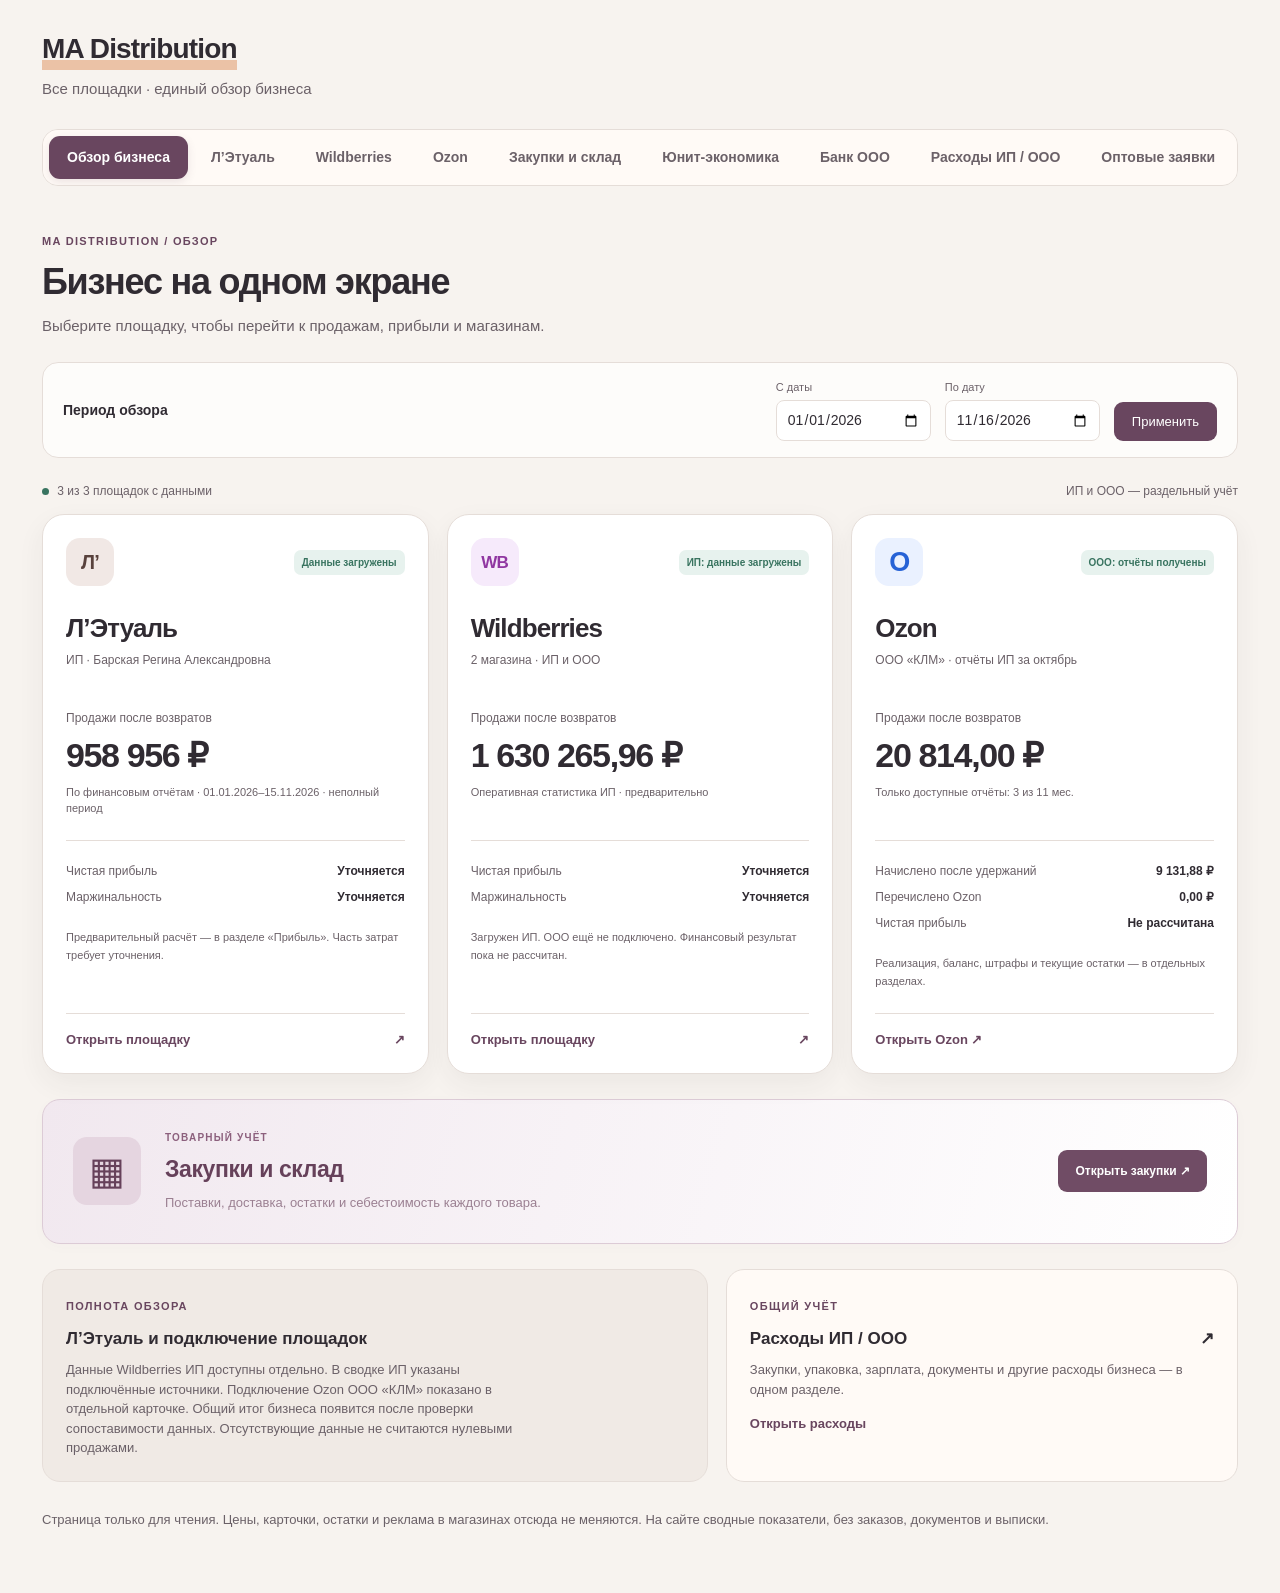
<file: index.html>
<!DOCTYPE html>
<html lang="ru">
<head>
<script>try{localStorage.removeItem("ma-distribution-wholesale-leads-v1")}catch(e){}</script>
<meta charset="utf-8">
<meta name="viewport" content="width=device-width, initial-scale=1">
<title>MA Distribution — обзор бизнеса</title>
<link rel="stylesheet" href="app.css?v=20261119-site">
<link rel="stylesheet" href="purchases.css?v=20261128-leads-review">
<link rel="stylesheet" href="ozon.css?v=20261116-ozon-ooo">
</head>
<body>
<header class="top">
  <h1><a class="brand-home" href="#overview" aria-label="MA Distribution — на главную">MA Distribution</a></h1>
  <p id="page-context">Все площадки · единый обзор бизнеса</p>
</header>
<nav class="market-nav" aria-label="Площадки">
  <a href="#overview">Обзор бизнеса</a>
  <a href="#letu">Л’Этуаль</a>
  <a href="#wb/all/summary">Wildberries</a>
  <a href="#ozon/all/summary">Ozon</a>
  <a href="#purchases">Закупки и склад</a>
  <a href="#unit">Юнит-экономика</a>
  <a href="#bank/ooo">Банк ООО</a>
  <a href="#expenses">Расходы ИП / ООО</a>
  <a href="https://maat-impera.ru/wholesale-leads/">Оптовые заявки</a>
  <a href="#site">Сайт</a>
</nav>
<nav class="menu" aria-label="Разделы Л’Этуаль" hidden>
  <a class="on" href="#letu">Сводка</a>
  <a href="#year">Месяцы</a>
  <a href="#profit">Прибыль</a>
  <a href="#unit">Юнит-экономика</a>
  <a href="#stock">Остатки</a>
</nav>
<main id="top">
  <details class="fold" id="freshness">
    <summary><span id="fresh-visible">Данные на 28 октября 2026 · период 01.01.2026–28.10.2026</span></summary>
    <p id="fresh-more">Подробности об актуальности откроются здесь.</p>
  </details>
  <div id="screen"></div>
  <footer class="foot">Страница только для чтения. Цены, карточки, остатки и реклама в магазинах отсюда не меняются. На сайте сводные показатели, без заказов, документов и выписки.</footer>
</main>
<script src="data.js?v=20261127-skuk502-2080"></script>
<script src="letu-finance.js?v=20261121-letu-reports"></script>
<script src="purchases.js?v=20261128-leads"></script>
<script src="direct-orders.js?v=20261127-skuk502-2080"></script>
<script src="wholesale-leads.js?v=20261128-leads-review"></script>
<script src="bank.js?v=20261116-duty"></script>
<script src="ozon.js?v=20261127-october"></script>
<script src="site.js?v=20261119-site"></script>
<script src="app.js?v=20261128-leads-review"></script>
<script>
(function () {
  function openLeads() {
    if ((location.hash || "") !== "#leads" || !window.WholesaleLeads) return;
    var screen = document.getElementById("screen");
    if (!screen || screen.querySelector("#wl-root")) return;
    window.WholesaleLeads.mount(screen, {demo: true});
  }
  window.addEventListener("hashchange", function () { setTimeout(openLeads, 0); });
  setTimeout(openLeads, 0);
})();
</script>
</body>
</html>
</file>
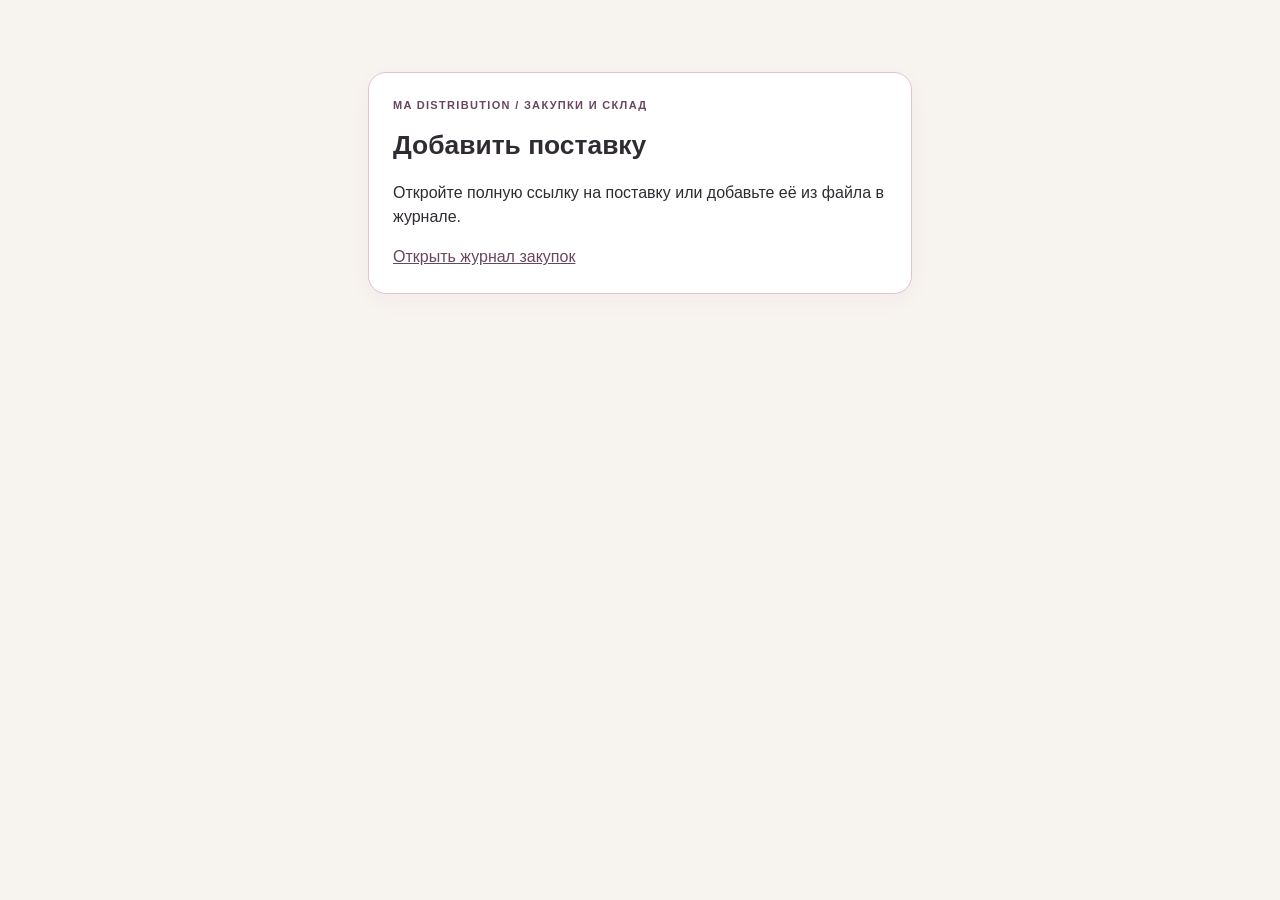
<file: purchase-import.html>
<!doctype html>
<html lang="ru">
<head>
<meta charset="utf-8">
<meta name="viewport" content="width=device-width, initial-scale=1">
<meta name="referrer" content="no-referrer">
<title>Добавить поставку — MA Distribution</title>
<link rel="stylesheet" href="app.css?v=20261116-navigation">
<link rel="stylesheet" href="purchases.css?v=20261112-order-numbers">
<style>
  .import-panel { max-width: 34rem; margin: 8vh auto; padding: 1.5rem; }
  .import-panel h1 { margin: 0.5rem 0; font-size: 1.65rem; }
  .import-panel button { display: block; min-height: 44px; margin: 1rem 0; }
  .import-panel button[hidden] { display: none; }
  .import-panel a { text-decoration: underline; }
</style>
</head>
<body>
<main class="pb-editor import-panel">
  <p class="market-eyebrow">MA DISTRIBUTION / ЗАКУПКИ И СКЛАД</p>
  <h1>Добавить поставку</h1>
  <p id="import-status" role="status">Открываем данные поставки…</p>
  <button class="pb-primary" id="import-button" type="button" hidden>Добавить в журнал</button>
  <a href="./#purchases">Открыть журнал закупок</a>
</main>
<script src="purchases.js?v=20261118-packing-list"></script>
<script>
'use strict';
(async () => {
  const payload = location.hash.slice(1);
  const status = document.getElementById('import-status');
  const button = document.getElementById('import-button');
  if (!/^[A-Za-z0-9_-]{1,8192}$/.test(payload)) {
    status.textContent = 'Откройте полную ссылку на поставку или добавьте её из файла в журнале.';
    return;
  }
  history.replaceState(null, '', location.pathname);

  try {
    const bytes = Uint8Array.from(atob(payload.replace(/-/g, '+').replace(/_/g, '/')), char => char.charCodeAt(0));
    const reader = new Blob([bytes]).stream().pipeThrough(new DecompressionStream('gzip')).getReader();
    const decoder = new TextDecoder('utf-8', {fatal: true});
    let json = '';
    let totalBytes = 0;
    while (true) {
      const {done, value} = await reader.read();
      if (done) break;
      totalBytes += value.length;
      if (totalBytes > 65536) {
        await reader.cancel();
        throw new Error('Слишком большой файл поставки.');
      }
      json += decoder.decode(value, {stream: true});
    }
    const data = JSON.parse(json + decoder.decode());
    if (data.kind !== 'purchase-import' || data.orders?.length !== 1) {
      throw new Error('В ссылке должна быть одна поставка.');
    }
    const book = window.PurchaseBook.core;
    book.validate({schemaVersion: data.schemaVersion, orders: data.orders, movements: []});
    const [order] = data.orders;
    status.textContent = (order.reference || 'Поставка') + ' · ' +
      book.cost(order).qty.toLocaleString('ru-RU') + ' ед. Запись сохранится в этом браузере.';
    button.hidden = false;
    button.addEventListener('click', () => {
      button.disabled = true;
      try {
        book.appendShared(data);
        if (!book.database()?.orders.some(saved => saved.id === order.id)) {
          throw new Error('Журнал недоступен.');
        }
        location.replace('./#purchases');
      } catch (error) {
        status.textContent = 'Браузер не смог сохранить поставку. Откройте дашборд в Safari и повторите.';
        button.disabled = false;
      }
    });
  } catch (error) {
    status.textContent = 'Ссылка не открылась. Эту поставку можно добавить из файла в журнале.';
  }
})();
</script>
</body>
</html>
</file>
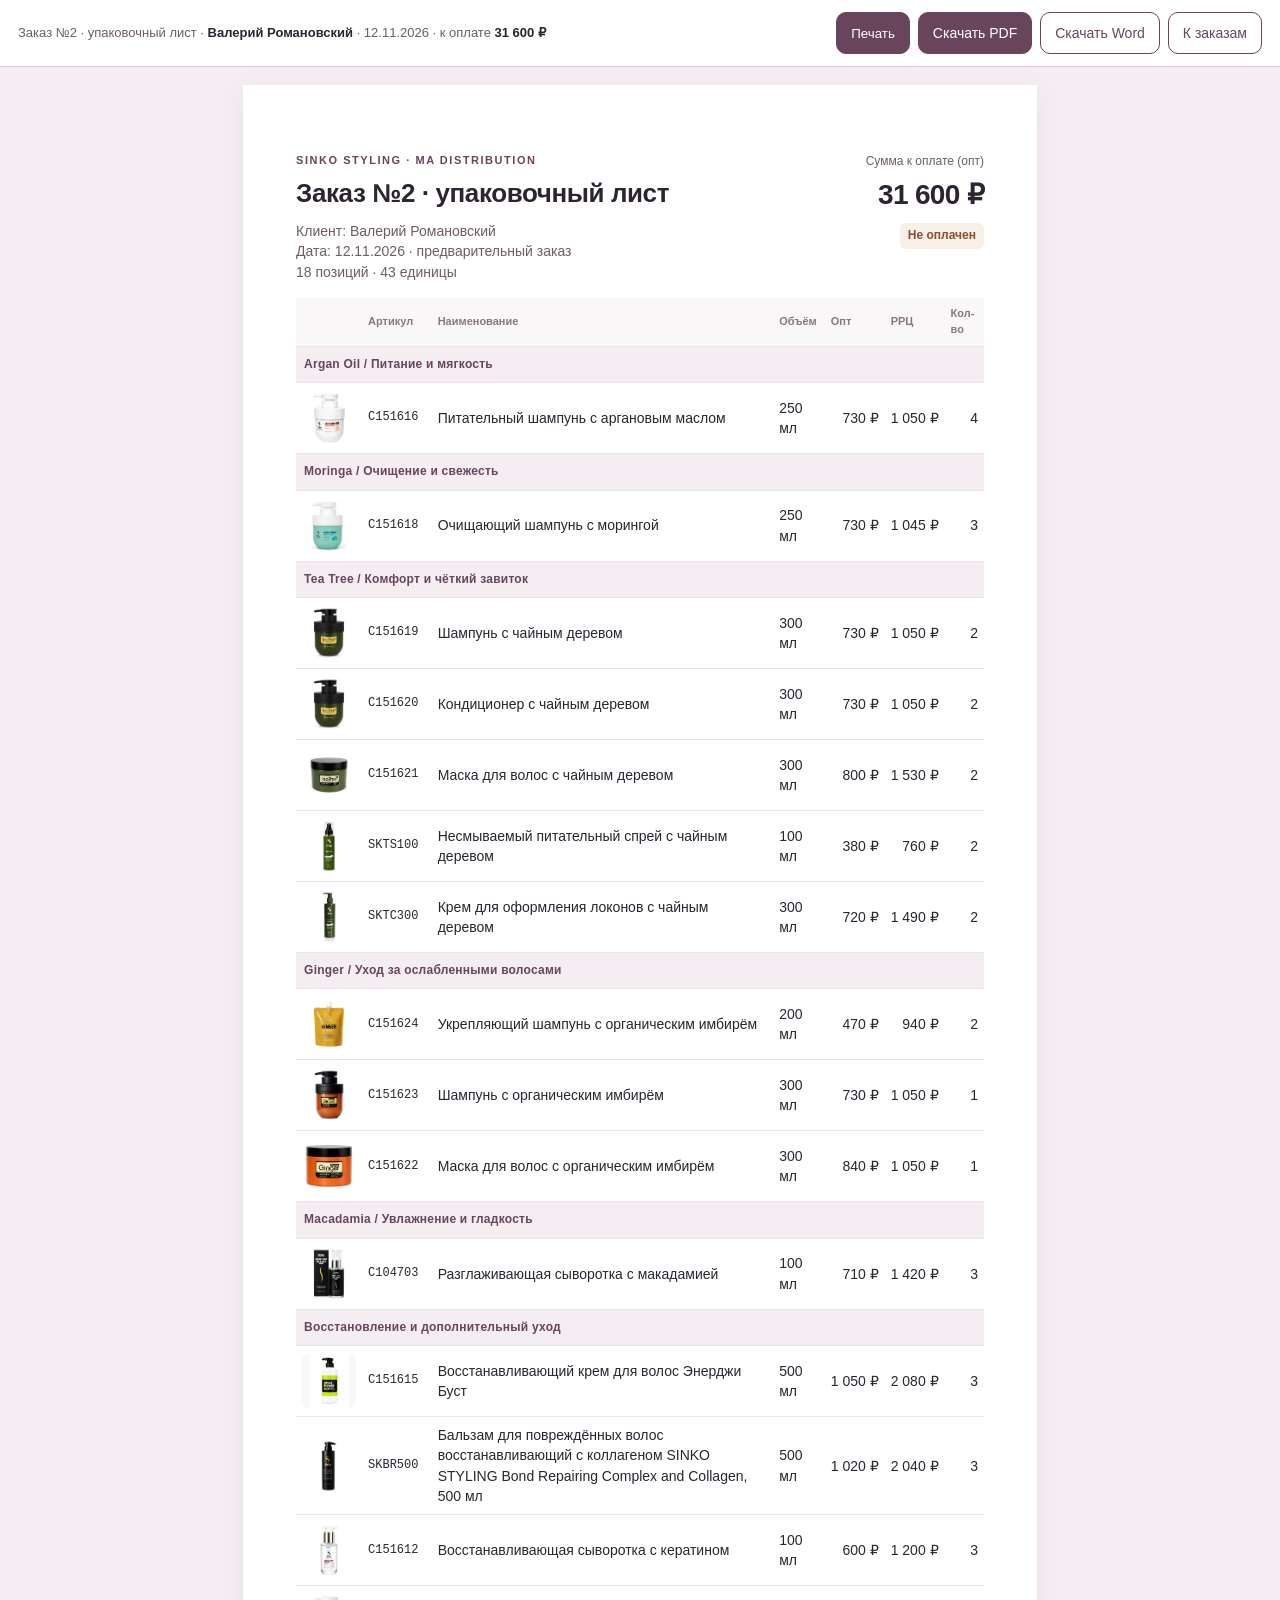
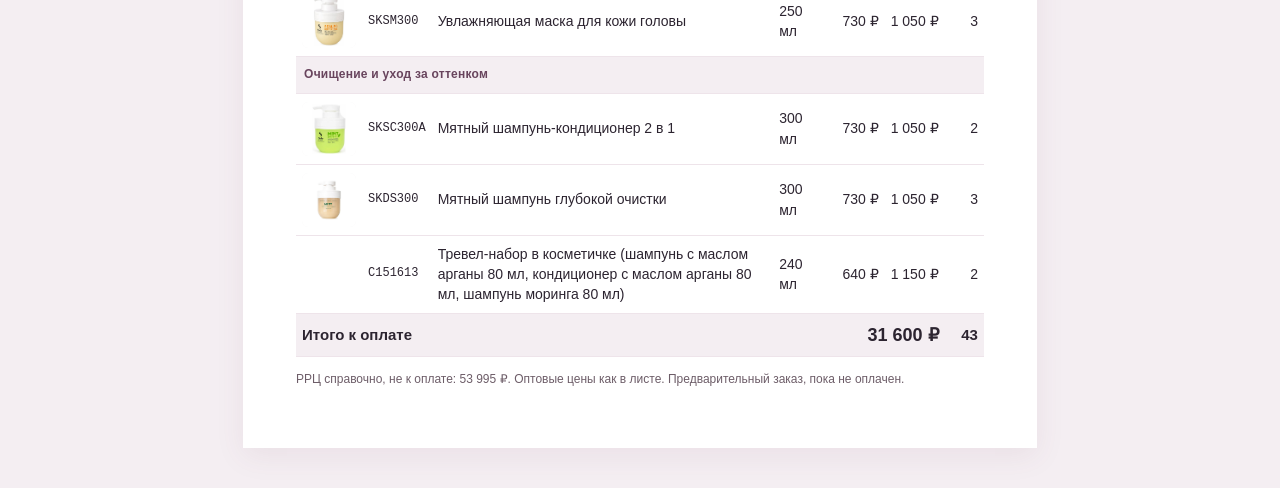
<file: packing-list/valery-2026-11-12.html>
<!DOCTYPE html>
<html lang="ru">
<head>
<meta charset="utf-8">
<meta name="viewport" content="width=device-width, initial-scale=1">
<title>Упаковочный лист — Валерий Романовский, 12.11.2026</title>
<style>
  :root { --ink:#2c2430; --muted:#6d5d68; --line:#d9ced6; --plum:#68445d; }
  * { box-sizing: border-box; }
  body { margin: 0; color: var(--ink); font: 14px/1.45 "Segoe UI", "Helvetica Neue", Arial, sans-serif; background: #f4eef2; }
  .bar { position: sticky; top: 0; z-index: 2; display: flex; flex-wrap: wrap; gap: 10px; align-items: center; justify-content: space-between; padding: 12px 18px; background: #fff; border-bottom: 1px solid var(--line); }
  .bar p { margin: 0; color: var(--muted); font-size: 13px; }
  .bar strong { color: var(--ink); }
  .actions { display: flex; flex-wrap: wrap; gap: 8px; }
  .actions a, .actions button { appearance: none; border: 1px solid var(--plum); background: var(--plum); color: #fff; border-radius: 10px; padding: 10px 14px; font: 600 13px/1 inherit; text-decoration: none; cursor: pointer; }
  .actions a.secondary, .actions button.secondary { background: #fff; color: var(--plum); }
  .sheet { max-width: 210mm; margin: 18px auto 40px; background: #fff; padding: 18mm 14mm 16mm; box-shadow: 0 8px 28px #6f3c5c14; }
  header.meta { display: grid; grid-template-columns: 1fr auto; gap: 16px; align-items: start; margin-bottom: 16px; }
  .brand { font-size: 11px; letter-spacing: .14em; color: var(--plum); font-weight: 700; margin: 0 0 6px; }
  h1 { margin: 0 0 8px; font-size: 26px; letter-spacing: -.4px; }
  .facts { margin: 0; color: var(--muted); }
  .pay { text-align: right; }
  .pay small { display: block; color: var(--muted); font-size: 12px; }
  .pay b { display: block; font-size: 28px; margin: 4px 0; letter-spacing: -.7px; }
  .badge { display: inline-block; margin-top: 4px; padding: 4px 8px; border-radius: 6px; background: #f8efe6; color: #8a4e32; font-size: 12px; font-weight: 700; }
  table { width: 100%; border-collapse: collapse; }
  th, td { border-bottom: 1px solid #eee4ea; padding: 8px 6px; vertical-align: middle; text-align: left; }
  th { font-size: 11px; color: #8a7683; font-weight: 600; background: #faf7f9; }
  td.photo { width: 62px; }
  td.photo img { width: 54px; height: 54px; object-fit: contain; display: block; background: #faf7f9; border-radius: 6px; }
  td.sku { font-family: ui-monospace, Menlo, Consolas, monospace; font-size: 12px; white-space: nowrap; }
  td.qty, td.price { white-space: nowrap; text-align: right; }
  tbody tr.group td { background: #f4eef2; font-weight: 700; font-size: 12px; letter-spacing: .02em; color: var(--plum); padding: 9px 8px; }
  tfoot td { font-weight: 700; background: #f4eef2; font-size: 15px; }
  tfoot td.price { font-size: 18px; }
  .note { margin: 14px 0 0; color: var(--muted); font-size: 12px; }
  @media print {
    body { background: #fff; }
    .bar { display: none !important; }
    .sheet { margin: 0; max-width: none; box-shadow: none; padding: 8mm 8mm 10mm; }
    tr { break-inside: avoid; }
    a[href]::after { content: none !important; }
  }
  @page { size: A4; margin: 10mm; }
</style>
</head>
<body>
<div class="bar">
  <p>Заказ №2 · упаковочный лист · <strong>Валерий Романовский</strong> · 12.11.2026 · к оплате <strong>31 600 ₽</strong></p>
  <div class="actions">
    <button type="button" onclick="window.print()">Печать</button>
    <a href="SINKO_Valery_packing_list_12.11.2026.pdf" download>Скачать PDF</a>
    <a class="secondary" href="SINKO_Valery_packing_list_12.11.2026.docx" download>Скачать Word</a>
    <a class="secondary" href="../index.html#direct-orders">К заказам</a>
  </div>
</div>
<article class="sheet">
  <header class="meta">
    <div>
      <p class="brand">SINKO STYLING · MA DISTRIBUTION</p>
      <h1>Заказ №2 · упаковочный лист</h1>
      <p class="facts">Клиент: Валерий Романовский<br>Дата: 12.11.2026 · предварительный заказ<br>18 позиций · 43 единицы</p>
    </div>
    <div class="pay">
      <small>Сумма к оплате (опт)</small>
      <b>31 600 ₽</b>
      <span class="badge">Не оплачен</span>
    </div>
  </header>
  <table>
    <thead>
      <tr><th></th><th>Артикул</th><th>Наименование</th><th>Объём</th><th>Опт</th><th>РРЦ</th><th>Кол-во</th></tr>
    </thead>
    <tbody>
      <tr class="group"><td colspan="7">Argan Oil / Питание и мягкость</td></tr>
      <tr>
        <td class="photo"><img src="photos/C151616.jpg" alt="C151616"></td>
        <td class="sku">C151616</td>
        <td>Питательный шампунь с аргановым маслом</td>
        <td>250 мл</td>
        <td class="price">730 ₽</td>
        <td class="price">1 050 ₽</td>
        <td class="qty">4</td>
      </tr>
      <tr class="group"><td colspan="7">Moringa / Очищение и свежесть</td></tr>
      <tr>
        <td class="photo"><img src="photos/C151618.jpg" alt="C151618"></td>
        <td class="sku">C151618</td>
        <td>Очищающий шампунь с морингой</td>
        <td>250 мл</td>
        <td class="price">730 ₽</td>
        <td class="price">1 045 ₽</td>
        <td class="qty">3</td>
      </tr>
      <tr class="group"><td colspan="7">Tea Tree / Комфорт и чёткий завиток</td></tr>
      <tr>
        <td class="photo"><img src="photos/C151619.jpg" alt="C151619"></td>
        <td class="sku">C151619</td>
        <td>Шампунь с чайным деревом</td>
        <td>300 мл</td>
        <td class="price">730 ₽</td>
        <td class="price">1 050 ₽</td>
        <td class="qty">2</td>
      </tr>
      <tr>
        <td class="photo"><img src="photos/C151620.jpg" alt="C151620"></td>
        <td class="sku">C151620</td>
        <td>Кондиционер с чайным деревом</td>
        <td>300 мл</td>
        <td class="price">730 ₽</td>
        <td class="price">1 050 ₽</td>
        <td class="qty">2</td>
      </tr>
      <tr>
        <td class="photo"><img src="photos/C151621.jpg" alt="C151621"></td>
        <td class="sku">C151621</td>
        <td>Маска для волос с чайным деревом</td>
        <td>300 мл</td>
        <td class="price">800 ₽</td>
        <td class="price">1 530 ₽</td>
        <td class="qty">2</td>
      </tr>
      <tr>
        <td class="photo"><img src="photos/SKTS100.jpg" alt="SKTS100"></td>
        <td class="sku">SKTS100</td>
        <td>Несмываемый питательный спрей с чайным деревом</td>
        <td>100 мл</td>
        <td class="price">380 ₽</td>
        <td class="price">760 ₽</td>
        <td class="qty">2</td>
      </tr>
      <tr>
        <td class="photo"><img src="photos/SKTC300.jpg" alt="SKTC300"></td>
        <td class="sku">SKTC300</td>
        <td>Крем для оформления локонов с чайным деревом</td>
        <td>300 мл</td>
        <td class="price">720 ₽</td>
        <td class="price">1 490 ₽</td>
        <td class="qty">2</td>
      </tr>
      <tr class="group"><td colspan="7">Ginger / Уход за ослабленными волосами</td></tr>
      <tr>
        <td class="photo"><img src="photos/C151624.jpg" alt="C151624"></td>
        <td class="sku">C151624</td>
        <td>Укрепляющий шампунь с органическим имбирём</td>
        <td>200 мл</td>
        <td class="price">470 ₽</td>
        <td class="price">940 ₽</td>
        <td class="qty">2</td>
      </tr>
      <tr>
        <td class="photo"><img src="photos/C151623.jpg" alt="C151623"></td>
        <td class="sku">C151623</td>
        <td>Шампунь с органическим имбирём</td>
        <td>300 мл</td>
        <td class="price">730 ₽</td>
        <td class="price">1 050 ₽</td>
        <td class="qty">1</td>
      </tr>
      <tr>
        <td class="photo"><img src="photos/C151622.jpg" alt="C151622"></td>
        <td class="sku">C151622</td>
        <td>Маска для волос с органическим имбирём</td>
        <td>300 мл</td>
        <td class="price">840 ₽</td>
        <td class="price">1 050 ₽</td>
        <td class="qty">1</td>
      </tr>
      <tr class="group"><td colspan="7">Macadamia / Увлажнение и гладкость</td></tr>
      <tr>
        <td class="photo"><img src="photos/C104703.jpg" alt="C104703"></td>
        <td class="sku">C104703</td>
        <td>Разглаживающая сыворотка с макадамией</td>
        <td>100 мл</td>
        <td class="price">710 ₽</td>
        <td class="price">1 420 ₽</td>
        <td class="qty">3</td>
      </tr>
      <tr class="group"><td colspan="7">Восстановление и дополнительный уход</td></tr>
      <tr>
        <td class="photo"><img src="photos/C151615.jpeg" alt="C151615"></td>
        <td class="sku">C151615</td>
        <td>Восстанавливающий крем для волос Энерджи Буст</td>
        <td>500 мл</td>
        <td class="price">1 050 ₽</td>
        <td class="price">2 080 ₽</td>
        <td class="qty">3</td>
      </tr>
      <tr>
        <td class="photo"><img src="photos/SKBR500.jpg" alt="SKBR500"></td>
        <td class="sku">SKBR500</td>
        <td>Бальзам для повреждённых волос восстанавливающий с коллагеном SINKO STYLING Bond Repairing Complex and Collagen, 500 мл</td>
        <td>500 мл</td>
        <td class="price">1 020 ₽</td>
        <td class="price">2 040 ₽</td>
        <td class="qty">3</td>
      </tr>
      <tr>
        <td class="photo"><img src="photos/C151612.jpg" alt="C151612"></td>
        <td class="sku">C151612</td>
        <td>Восстанавливающая сыворотка с кератином</td>
        <td>100 мл</td>
        <td class="price">600 ₽</td>
        <td class="price">1 200 ₽</td>
        <td class="qty">3</td>
      </tr>
      <tr>
        <td class="photo"><img src="photos/SKSM300.jpg" alt="SKSM300"></td>
        <td class="sku">SKSM300</td>
        <td>Увлажняющая маска для кожи головы</td>
        <td>250 мл</td>
        <td class="price">730 ₽</td>
        <td class="price">1 050 ₽</td>
        <td class="qty">3</td>
      </tr>
      <tr class="group"><td colspan="7">Очищение и уход за оттенком</td></tr>
      <tr>
        <td class="photo"><img src="photos/SKSC300A.jpg" alt="SKSC300A"></td>
        <td class="sku">SKSC300A</td>
        <td>Мятный шампунь-кондиционер 2 в 1</td>
        <td>300 мл</td>
        <td class="price">730 ₽</td>
        <td class="price">1 050 ₽</td>
        <td class="qty">2</td>
      </tr>
      <tr>
        <td class="photo"><img src="photos/SKDS300.jpg" alt="SKDS300"></td>
        <td class="sku">SKDS300</td>
        <td>Мятный шампунь глубокой очистки</td>
        <td>300 мл</td>
        <td class="price">730 ₽</td>
        <td class="price">1 050 ₽</td>
        <td class="qty">3</td>
      </tr>
      <tr>
        <td class="photo"></td>
        <td class="sku">C151613</td>
        <td>Тревел-набор в косметичке (шампунь с маслом арганы 80 мл, кондиционер с маслом арганы 80 мл, шампунь моринга 80 мл)</td>
        <td>240 мл</td>
        <td class="price">640 ₽</td>
        <td class="price">1 150 ₽</td>
        <td class="qty">2</td>
      </tr>
    </tbody>
    <tfoot>
      <tr>
        <td colspan="4">Итого к оплате</td>
        <td class="price" colspan="2">31 600 ₽</td>
        <td class="qty">43</td>
      </tr>
    </tfoot>
  </table>
  <p class="note">РРЦ справочно, не к оплате: 53 995 ₽. Оптовые цены как в листе. Предварительный заказ, пока не оплачен.</p>
</article>
<script>
  if (new URLSearchParams(location.search).has('print')) {
    window.addEventListener('load', function () { window.print(); });
  }
</script>
</body>
</html>
</file>
<file: app.css>
:root {
  --bg: #F7F3EF;
  --ink: #302B32;
  --muted: #6B6168;
  --card: #FFFFFF;
  --line: #E5DDD8;
  --accent: #69465F;
  --accent-soft: #F3E8EE;
  --apricot: #EBC2A6;
  --up: #397460;
  --up-soft: #E7F2EE;
  --down: #B45343;
  --warn: #8C5E4A;
  --warn-soft: #F8EDE6;
  --gap: #6B6168;
  --gap-soft: #F7F3EF;
  --danger: #B45343;
  --danger-soft: #F8EBE8;
  --shadow: 0 10px 28px rgba(48, 43, 50, 0.06);
}

[hidden] { display: none !important; }
.market-nav { display: flex; align-items: center; gap: 5px; max-width: 1196px; margin: 22px auto 8px; padding: 6px; border: 1px solid var(--line); background: #fffaf6; border-radius: 16px; overflow-x: auto; }
.market-nav a { padding: 11px 18px; text-decoration: none; color: var(--muted); border-radius: 11px; font-size: 14px; font-weight: 600; white-space: nowrap; }
.market-nav a:last-child { margin-left: auto; }
.market-nav a:hover { background: var(--accent-soft); color: var(--accent); }
.market-nav a.on { color: #fff; background: var(--accent); box-shadow: 0 3px 9px #69465f20; }
.market-heading { margin: 27px 0 24px; }
.market-eyebrow { font-size: 11px; font-weight: 700; letter-spacing: .12em; color: var(--accent); margin: 0 0 12px; }
.market-heading h2 { font-size: clamp(27px, 3vw, 36px); line-height: 1.18; letter-spacing: -.035em; font-weight: 650; margin: 0 0 12px; }
.market-heading > p:last-child { color: var(--muted); font-size: 15px; margin: 0; }
.market-period { display: flex; align-items: end; flex-wrap: wrap; gap: 14px; padding: 16px 20px; border: 1px solid var(--line); background: #ffffffb3; border-radius: 16px; margin: 0 0 24px; }
.period-caption { margin-right: auto; align-self: center; font-size: 14px; font-weight: 600; }
.market-period label { display: grid; gap: 5px; font-size: 11px; color: var(--muted); }
.market-period input { width: 155px; background: white; color: var(--ink); border: 1px solid var(--line); border-radius: 8px; padding: 8px 10px; font: inherit; font-size: 14px; }
.market-period button { min-height: 38px; border-radius: 9px; font-size: 13px; }
.market-overview-meta { display: flex; flex-wrap: wrap; justify-content: space-between; gap: 10px; margin-bottom: 14px; color: var(--muted); font-size: 12px; }
.live-dot { display: inline-block; width: 7px; height: 7px; margin-right: 5px; border-radius: 50%; background: var(--up); }
.market-tiles { display: grid; grid-template-columns: repeat(3, minmax(0, 1fr)); gap: 18px; }
.market-tile { display: flex; flex-direction: column; text-decoration: none; color: var(--ink); background: var(--card); border: 1px solid var(--line); border-radius: 22px; padding: 23px; box-shadow: var(--shadow); transition: transform .18s, box-shadow .18s, border-color .18s; }
.market-tile:hover { transform: translateY(-3px); box-shadow: 0 14px 30px #302b3210; border-color: #b69aa9; }
.market-tile-top { display: flex; align-items: center; justify-content: space-between; gap: 8px; }
.market-symbol { display: grid; place-items: center; width: 48px; height: 48px; border-radius: 14px; font-size: 20px; font-weight: 750; letter-spacing: -.04em; background: #f1e8e5; color: #59423d; }
.market-wb .market-symbol { color: #9037a1; background: #f6eafb; font-size: 17px; }
.market-ozon .market-symbol { background: #eaf1ff; color: #2662d6; font-size: 27px; }
.market-status { display: inline-flex; align-items: center; gap: 5px; width: fit-content; padding: 5px 8px; border-radius: 7px; font-size: 10px; font-weight: 600; white-space: nowrap; }
.market-status.connected { background: var(--up-soft); color: var(--up); }
.market-status.pending { background: #f3efec; color: #7b6f77; }
.market-tile h3 { font-size: 26px; font-weight: 650; letter-spacing: -.035em; margin: 23px 0 3px; }
.market-store-caption { margin: 0; font-size: 12px; color: var(--muted); min-height: 36px; }
.market-sales { margin: 22px 0 20px; }
.market-sales > span { display: block; color: var(--muted); font-size: 12px; }
.market-sales strong { display: block; font-size: clamp(25px, 2.7vw, 34px); font-weight: 650; letter-spacing: -.04em; line-height: 1.25; margin: 7px 0; }
.market-sales small { display: block; min-height: 36px; color: var(--muted); font-size: 11px; line-height: 1.5; }
.market-tile-details { margin: 0; border-top: 1px solid var(--line); padding-top: 13px; }
.market-tile-details > div { display: flex; justify-content: space-between; gap: 10px; margin: 8px 0; font-size: 12px; }
.market-tile-details dt { color: var(--muted); }
.market-tile-details dd { margin: 0; font-weight: 600; }
.market-data-note { color: var(--muted); font-size: 11px; line-height: 1.6; margin: 15px 0 23px; flex: 1; }
.market-open { display: flex; justify-content: space-between; gap: 10px; align-items: center; color: var(--accent); font-size: 13px; font-weight: 650; }
.market-tile .market-open { border-top: 1px solid var(--line); padding-top: 16px; }
.market-overview-bottom { display: grid; grid-template-columns: 1.3fr 1fr; gap: 18px; margin: 24px 0 0; }
.market-note, .market-expense-link { padding: 23px; border-radius: 18px; border: 1px solid var(--line); }
.market-note { background: #f0eae5; }
.market-overview-bottom h3 { font-size: 17px; margin: 9px 0; font-weight: 650; }
.market-overview-bottom p { font-size: 13px; color: var(--muted); margin: 0; max-width: 66ch; }
.market-expense-link { display: block; color: var(--ink); text-decoration: none; background: #fffaf6; }
.market-expense-link:hover { border-color: var(--accent); }
.market-expense-link h3 { display: flex; justify-content: space-between; }
.market-expense-link .market-open { margin-top: 15px; }
.market-store-bar { display: flex; align-items: center; justify-content: space-between; flex-wrap: wrap; gap: 14px; margin-bottom: 22px; }
.store-switch { display: flex; padding: 5px; gap: 4px; border: 1px solid var(--line); border-radius: 12px; background: #eee7e2; }
.store-switch a { color: var(--muted); padding: 8px 20px; border-radius: 8px; font-size: 14px; text-decoration: none; font-weight: 600; }
.store-switch a.selected { background: #fff; box-shadow: 0 2px 5px #302b3210; color: var(--accent); }
.market-sections { display: flex; overflow-x: auto; gap: 22px; border-bottom: 1px solid var(--line); margin-bottom: 23px; }
.market-sections a { color: var(--muted); text-decoration: none; padding: 8px 0 13px; font-size: 13px; white-space: nowrap; border-bottom: 2px solid transparent; }
.market-sections a.selected { color: var(--accent); font-weight: 650; border-bottom-color: var(--accent); }
.market-section-title { display: flex; flex-wrap: wrap; gap: 8px; justify-content: space-between; align-items: center; margin-bottom: 16px; }
.market-section-title h3 { font-size: 19px; margin: 0; }
.market-section-title > span { color: var(--muted); font-size: 12px; }
.market-empty-metrics { display: grid; grid-template-columns: repeat(4, minmax(0, 1fr)); gap: 14px; }
.market-empty-metric { padding: 20px; border: 1px solid var(--line); border-radius: 16px; background: white; }
.market-empty-metric > span { font-size: 12px; color: var(--muted); }
.market-empty-metric strong { display: block; font-size: 30px; font-weight: 500; margin: 8px 0; }
.market-empty-metric small { color: var(--muted); font-size: 11px; }
.market-store-comparison { margin: 28px 0; }
.market-store-comparison > h3 { font-size: 17px; }
.market-store-grid { display: grid; grid-template-columns: 1fr 1fr; gap: 16px; }
.market-store-card { display: block; padding: 20px; background: #fffaf6; color: var(--ink); text-decoration: none; border: 1px solid var(--line); border-radius: 16px; }
.market-store-card:hover { border-color: var(--accent); }
.market-store-card > div { display: flex; justify-content: space-between; align-items: center; }
.market-store-card h4 { font-size: 20px; margin: 0; }
.market-store-card p { color: var(--muted); font-size: 12px; }
.market-empty-state { display: flex; gap: 24px; align-items: start; border: 1px dashed #cbbac3; border-radius: 18px; background: #ffffff66; padding: 28px; margin-top: 20px; }
.market-empty-icon { display: grid; place-items: center; width: 54px; height: 54px; flex-shrink: 0; color: var(--accent); background: var(--accent-soft); border-radius: 16px; font-size: 17px; font-weight: 750; }
.market-empty-state h3 { margin: 9px 0; font-size: 20px; }
.market-empty-state p { color: var(--muted); font-size: 14px; max-width: 76ch; margin: 8px 0; }
.market-empty-state .market-empty-caption { font-size: 12px; margin-top: 16px; }
@media (max-width: 800px) {
  .market-nav { margin-left: 22px; margin-right: 22px; }
  .market-nav a { padding: 10px 13px; }
  .market-tiles { gap: 12px; }
  .market-tile { padding: 17px; }
  .market-symbol { width: 38px; height: 38px; }
  .market-tile-top { align-items: start; flex-direction: column; }
  .market-tile h3 { font-size: 23px; }
  .market-empty-metrics { grid-template-columns: repeat(2, minmax(0, 1fr)); }
}
@media (max-width: 600px) {
  .market-tiles, .market-overview-bottom, .market-store-grid { grid-template-columns: 1fr; }
  .market-tile { padding: 23px; }
  .market-tile-top { flex-direction: row; align-items: center; }
  .market-store-caption { min-height: 0; }
  .market-sales small { min-height: 0; }
  .market-heading { margin-top: 18px; }
  .market-period { padding: 16px; gap: 12px; }
  .period-caption { flex: 1 0 100%; }
  .market-period label { flex: 1; min-width: 110px; }
  .market-period input { width: 100%; min-width: 0; }
  .market-period button { width: 100%; }
  .market-overview-meta > span:last-child { display: none; }
  .market-empty-state { gap: 14px; padding: 20px; }
  .market-empty-icon { display: none; }
  .store-switch { width: 100%; }
  .store-switch a { flex: 1; text-align: center; padding: 8px 12px; }
}

* { box-sizing: border-box; }
html { scroll-behavior: smooth; overflow-x: hidden; }
body {
  margin: 0;
  overflow-x: hidden;
  font-family: "Segoe UI", "Helvetica Neue", Arial, sans-serif;
  background: var(--bg);
  color: var(--ink);
  line-height: 1.5;
}
a { color: var(--accent); }
:focus-visible { outline: 2px solid var(--accent); outline-offset: 2px; }
header.top {
  background: transparent;
  color: var(--ink);
  padding: 28px 22px 6px;
  max-width: 1240px;
  margin: 0 auto;
}
header.top h1 {
  display: inline-block;
  margin: 0;
  font-size: 28px;
  font-weight: 680;
  letter-spacing: -0.03em;
  color: var(--ink);
  box-shadow: inset 0 -0.36em 0 var(--apricot);
}
header.top p { margin: 8px 0 0; color: var(--muted); font-size: 15px; }
header.top .brand-home { color: inherit; text-decoration: none; }
header.top .brand-home:hover { color: var(--accent); }
nav.menu {
  display: flex;
  gap: 8px;
  overflow-x: auto;
  padding: 14px 22px 6px;
  max-width: 1240px;
  margin: 0 auto;
  background: transparent;
}
nav.menu a {
  color: var(--ink);
  text-decoration: none;
  padding: 8px 14px;
  border-radius: 999px;
  white-space: nowrap;
  font-size: 14px;
  border: 1px solid transparent;
}
nav.menu a:hover { background: #F3E6DF; }
nav.menu a.on, nav.menu a.on:hover { background: var(--accent); color: #FFFFFF; }
main { padding: 12px 22px 64px; max-width: 1240px; margin: 0 auto; }
.banner, details.fold {
  background: var(--card);
  color: var(--ink);
  border: 1px solid var(--line);
  border-radius: 16px;
  padding: 12px 16px;
  margin: 8px 0 18px;
  box-shadow: var(--shadow);
}
details.fold summary {
  cursor: pointer;
  font-size: 15px;
  color: var(--ink);
}
details.fold summary::marker { color: var(--accent); }
details.fold p { margin: 10px 0 2px; color: var(--muted); font-size: 14px; }
.lead { margin: 4px 0 16px; color: var(--muted); max-width: 68ch; }
.grid { display: grid; gap: 16px; }
.cards { grid-template-columns: repeat(auto-fit, minmax(300px, 1fr)); margin-bottom: 8px; }
.card, .panel, .chart-wrap, .ask {
  background: var(--card);
  border: 1px solid var(--line);
  border-radius: 18px;
  padding: 18px 18px 16px;
  box-shadow: var(--shadow);
}
.card .label { color: var(--muted); font-size: 13px; }
.card .value {
  font-size: 32px;
  font-weight: 680;
  letter-spacing: -0.03em;
  color: var(--ink);
  margin-top: 8px;
  line-height: 1.15;
  white-space: nowrap;
}
.card .value-second { font-size: 18px; font-weight: 650; color: var(--ink); }
.card .sub { color: var(--muted); font-size: 13px; margin-top: 8px; }
.card .hero-value {
  display: block;
  margin: 8px 0 0;
  font-size: 15px;
  font-weight: 560;
  letter-spacing: 0;
  line-height: 1.35;
  color: var(--muted);
  white-space: normal;
}
.card.gap, .card.warn { background: var(--card); }
.card.gap { box-shadow: inset 3px 0 0 var(--apricot), var(--shadow); }
.card.warn { box-shadow: inset 3px 0 0 var(--accent), var(--shadow); }
.card a.more { display: inline-block; margin-top: 10px; font-size: 14px; }
h2 { font-size: 22px; margin: 32px 0 12px; letter-spacing: -0.02em; }
h3 { font-size: 16px; margin: 0 0 8px; }
.muted { color: var(--muted); }
table { width: 100%; border-collapse: collapse; font-size: 14px; }
th, td { text-align: left; padding: 9px 6px; border-bottom: 1px solid var(--line); vertical-align: top; }
th { color: var(--muted); font-weight: 600; font-size: 12px; }
td.num, th.num { text-align: right; white-space: nowrap; }
.table-wrap { overflow-x: auto; max-width: 100%; }
.tag {
  display: inline-block;
  border-radius: 999px;
  padding: 2px 8px;
  font-size: 12px;
  background: var(--accent-soft);
  color: var(--accent);
}
.tag.preliminary, .tag.partial, .tag.snapshot { background: var(--warn-soft); color: var(--warn); }
.tag.not_loaded, .tag.not_split, .tag.undated { background: var(--gap-soft); color: var(--gap); }
.tag.month_file { background: var(--accent-soft); color: var(--accent); }
form.filters, form.stack { display: flex; flex-wrap: wrap; gap: 10px; align-items: end; margin: 0 0 18px; }
label { display: flex; flex-direction: column; gap: 4px; font-size: 13px; color: var(--muted); }
input, select, button, textarea {
  font: inherit;
  color: var(--ink);
  border: 1px solid var(--line);
  border-radius: 12px;
  padding: 9px 12px;
  background: var(--card);
}
button, .button {
  background: var(--accent);
  color: #FFFFFF;
  border: 0;
  border-radius: 999px;
  padding: 10px 18px;
  cursor: pointer;
  text-decoration: none;
  display: inline-block;
}
button.secondary, a.button.secondary {
  background: var(--card);
  color: var(--accent);
  border: 1px solid var(--accent);
}
.login {
  max-width: 420px;
  margin: 12vh auto;
  background: var(--card);
  border: 1px solid var(--line);
  border-radius: 18px;
  padding: 24px;
  box-shadow: var(--shadow);
}
.month { margin-bottom: 14px; }
.month .domains { display: flex; flex-direction: column; gap: 6px; }
.domain { display: flex; justify-content: space-between; gap: 12px; font-size: 14px; }
.note { font-size: 13px; color: var(--muted); margin-top: 4px; }
textarea { width: 100%; min-height: 72px; }
footer.foot { color: var(--muted); font-size: 13px; margin-top: 28px; }
.chart-wrap { margin-bottom: 16px; }
.chart-title { margin: 0 0 10px; font-size: 16px; color: var(--ink); }
.chart { width: 100%; height: auto; display: block; }
.legend { display: flex; flex-wrap: wrap; gap: 10px 16px; font-size: 13px; color: var(--ink); margin: 10px 0 4px; }
.swatch { display: inline-block; width: 12px; height: 12px; border-radius: 3px; margin-right: 6px; vertical-align: -1px; }
td .delta, .delta { display: block; color: var(--muted); font-size: 12px; font-weight: 600; white-space: nowrap; }
.delta-up { color: var(--up); }
.delta-down { color: var(--down); }
#year-table th, #year-table td { padding: 8px 6px; }
tr.total td { font-weight: 680; background: var(--bg); }
.ask { margin-top: 20px; }
.ask p { margin: 0; }
#profit td.subline { padding-left: 22px; color: var(--muted); }
#unit-table { min-width: 1860px; }
#unit-table th { white-space: normal; line-height: 1.3; }
#unit-table th.num, #unit-table td.num { white-space: nowrap; }
#unit-table td.name { min-width: 220px; }
#unit-table .full-cost {
  font-weight: 700;
  color: var(--accent);
  background: var(--accent-soft);
}
#unit-table .profit-col,
#unit-table .margin-col {
  font-weight: 700;
  background: var(--accent-soft);
}
#unit-table .band-red { background: var(--danger-soft); color: var(--danger); }
#unit-table .band-yellow { background: var(--warn-soft); color: var(--warn); }
#unit-table .band-green { background: var(--up-soft); color: var(--up); }
.unit-detail .sale-chain { margin-top: 8px; padding-top: 8px; border-top: 1px solid var(--line); }
.unit-detail { margin-top: 4px; }
.unit-detail summary { cursor: pointer; color: var(--accent); }
.unit-detail ul { margin: 6px 0 0; padding: 0; list-style: none; }
.unit-detail li { margin: 0; color: var(--ink); font-size: 13px; }
.unit-detail li.sum { font-weight: 700; color: var(--accent); }
.unit-detail .meta { margin: 8px 0 0; color: var(--muted); font-size: 13px; }
.unit-filters input[type="search"] { min-width: 16em; }
.scroll-hint { display: none; margin: 0 0 8px; }
[hidden] { display: none !important; }
.unit-heading { display: flex; justify-content: space-between; align-items: center; gap: 12px; }
.unit-heading h2 { margin-top: 18px; }
.unit-date { color: var(--muted); font-size: 13px; white-space: nowrap; }
.unit-intro { border-left: 4px solid var(--apricot); background: #fff; padding: 14px 18px; border-radius: 12px; font-size: 14px; margin-bottom: 18px; }
.unit-overview { display: grid; grid-template-columns: repeat(3, 1fr); gap: 12px; margin-bottom: 22px; }
.unit-overview > div { background: var(--accent-soft); padding: 14px 18px; border-radius: 14px; }
.unit-overview strong { display: block; color: var(--accent); font-size: 28px; line-height: 1.2; }
.unit-overview span { color: var(--muted); font-size: 13px; }
#unit .unit-filters { gap: 12px; }
#unit .unit-filters label { flex: 1 1 150px; min-width: 0; }
#unit .unit-filters .unit-search { flex: 2 1 230px; }
#unit .unit-filters input, #unit .unit-filters select { width: 100%; min-width: 0; }
.unit-toolbar { display: flex; align-items: center; justify-content: space-between; gap: 14px; margin: 12px 0; }
.unit-toolbar p { font-size: 13px; }
.unit-products { display: grid; grid-template-columns: repeat(2, minmax(0, 1fr)); align-items: start; gap: 18px; }
.unit-product { min-width: 0; border: 1px solid var(--line); background: var(--card); border-radius: 18px; padding: 20px; box-shadow: var(--shadow); }
.unit-product-head { display: flex; flex-wrap: wrap; align-items: center; gap: 8px; justify-content: space-between; margin-bottom: 12px; }
.unit-brand-label { color: var(--accent); font-size: 12px; font-weight: 650; letter-spacing: .025em; }
.unit-badge { color: var(--muted); background: var(--bg); border-radius: 8px; padding: 4px 8px; font-size: 11px; }
.unit-badge.check { background: var(--warn-soft); color: var(--warn); }
.unit-product h3 { font-size: 17px; line-height: 1.45; overflow-wrap: anywhere; }
.unit-article { color: var(--muted); font-size: 12px; margin: 8px 0 16px; overflow-wrap: anywhere; }
.unit-metrics { display: grid; grid-template-columns: 1fr 1fr; gap: 12px; }
.unit-metrics > div { min-width: 0; }
.unit-metrics span, .unit-metrics small { display: block; font-size: 12px; color: var(--muted); }
.unit-metrics strong { display: block; color: var(--ink); font-size: 23px; font-variant-numeric: tabular-nums; letter-spacing: -.03em; margin: 4px 0; overflow-wrap: anywhere; }
.unit-metrics .unit-result { grid-column: 1 / -1; background: var(--accent-soft); border-radius: 12px; padding: 12px 14px; }
.unit-result strong { color: var(--accent); font-size: 28px; }
.unit-loss .unit-result { background: var(--danger-soft); }
.unit-loss .unit-result strong { color: var(--down); }
.unit-deductions { font-size: 12px; color: var(--muted); margin: 12px 0; }
.unit-notice { color: var(--warn); background: var(--warn-soft); font-size: 12px; padding: 10px 12px; border-radius: 10px; }
.unit-breakdown { border-top: 1px solid var(--line); padding-top: 12px; margin-top: 14px; }
.unit-breakdown summary { cursor: pointer; color: var(--accent); font-size: 14px; padding: 4px 0; }
.unit-breakdown h4 { font-size: 14px; margin: 20px 0 8px; }
.unit-facts { margin: 0; font-size: 13px; }
.unit-facts > div { display: flex; justify-content: space-between; gap: 14px; border-bottom: 1px solid var(--line); padding: 8px 0; }
.unit-facts dt { min-width: 0; }
.unit-facts dd { margin: 0; white-space: nowrap; text-align: right; font-variant-numeric: tabular-nums; }
.unit-facts .unit-subtotal { font-weight: 650; }
.unit-check-list { padding-left: 18px; font-size: 12px; color: var(--muted); }
.unit-check-list li { margin: 8px 0; }
.unit-method { margin-top: 22px !important; }
button:disabled { opacity: .5; cursor: default; }
.profit-presets, .profit-modes { display: flex; flex-wrap: wrap; gap: 8px; margin: 0 0 14px; }
.profit-banner {
  background: #146C70;
  color: #fff;
  border-radius: 16px;
  padding: 18px 20px 20px;
  margin: 0 0 14px;
  max-width: 100%;
}
.profit-banner.is-loss { background: #8E3D32; }
.profit-banner-flag {
  display: inline-block;
  margin: 0 0 8px;
  padding: 2px 10px;
  border-radius: 8px;
  background: rgba(255, 255, 255, 0.18);
  font-weight: 700;
  letter-spacing: .02em;
}
.profit-banner-name {
  margin: 0;
  font-size: 16px;
  font-weight: 650;
  line-height: 1.35;
}
.profit-banner-cover {
  display: inline-block;
  margin-left: 8px;
  padding: 2px 8px;
  border-radius: 8px;
  background: rgba(255, 255, 255, 0.16);
  font-size: 13px;
  font-weight: 650;
  white-space: normal;
}
.profit-banner-amount {
  margin: 8px 0 6px;
  font-size: 40px;
  line-height: 1.1;
  font-weight: 700;
  letter-spacing: -.03em;
  overflow-wrap: anywhere;
  font-variant-numeric: tabular-nums;
}
.profit-banner-meta { margin: 0; font-size: 14px; line-height: 1.45; overflow-wrap: anywhere; }
.profit-cash { margin: 12px 0; padding: 10px 12px; border-radius: 10px; background: #E7F2F2; color: var(--ink); font-size: 13px; line-height: 1.45; }
.profit-business { margin: 12px 0; padding: 12px 14px; border-radius: 14px; background: #E7F2F2; color: var(--ink); }
.profit-business h3 { margin: 0 0 8px; font-size: 16px; }
.profit-business p { margin: 6px 0; }
.expense-totals { display: grid; grid-template-columns: 1fr 1fr; gap: 12px; margin: 0 0 14px; }
.expense-list { margin-top: 12px; }
#expense-form label { margin-bottom: 8px; }
.profit-hero { display: grid; grid-template-columns: repeat(3, minmax(0, 1fr)); gap: 12px; margin: 8px 0 18px; }
.profit-hero > div { min-width: 0; background: var(--accent-soft); border-radius: 14px; padding: 14px 16px; }
.profit-hero span, .profit-hero small { display: block; color: var(--muted); font-size: 13px; }
.profit-hero strong { display: block; color: var(--accent); font-size: 28px; line-height: 1.2; margin: 6px 0; overflow-wrap: anywhere; font-variant-numeric: tabular-nums; }
.profit-hero small { font-size: 12px; }
.profit-months { margin-top: 8px; }
.profit-card.on { box-shadow: inset 0 0 0 2px var(--accent), var(--shadow); }
.profit-reveal { list-style: none; }
.profit-reveal::-webkit-details-marker { display: none; }
.profit-card details[open] .when-closed, .profit-card details:not([open]) .when-open { display: none; }
.profit-chart rect { cursor: pointer; }
.profit-skus { display: flex; flex-direction: column; gap: 8px; margin-top: 8px; }
.profit-sku, .profit-check-row { display: flex; flex-direction: column; gap: 2px; min-width: 0; border: 1px solid var(--line); border-radius: 12px; padding: 10px 12px; background: var(--bg); }
.profit-sku span, .profit-check-row span { color: var(--ink); font-size: 13px; overflow-wrap: anywhere; }
.profit-check { display: flex; flex-direction: column; gap: 8px; }
.profit-card .unit-metrics strong { font-size: 22px; }
.profit-card .unit-facts > div { flex-wrap: wrap; align-items: baseline; }
.profit-card .unit-facts dt { flex: 1 1 12em; }
.profit-card .unit-facts dd { flex: 0 0 auto; white-space: nowrap; }
.profit-note { flex: 1 0 100%; margin: 2px 0 0; color: var(--muted); font-size: 12px; }
.profit-limits { margin: 12px 0 0; padding: 10px 12px; border-radius: 10px; background: var(--warn-soft); color: var(--ink); font-size: 13px; line-height: 1.45; }
.profit-months { grid-template-columns: 1fr; }
.net-card h3 { margin: 0; font-size: 22px; }
.net-period { margin: 4px 0 0; color: var(--muted); font-size: 14px; }
.net-kicker { margin: 16px 0 0; font-size: 13px; font-weight: 750; letter-spacing: .14em; color: var(--muted); }
.net-amount { margin: 2px 0 0; font-size: 48px; line-height: 1.05; font-weight: 750; letter-spacing: -.03em; color: var(--accent); overflow-wrap: anywhere; font-variant-numeric: tabular-nums; }
.net-amount.is-open { font-size: 34px; letter-spacing: 0; color: var(--ink); }
.net-card.is-loss .net-amount, .net-amount.is-loss { color: var(--down); }
.net-status, .net-margin, .net-assume { margin: 6px 0 0; font-size: 15px; line-height: 1.4; }
.net-margin, .net-assume { color: var(--muted); font-size: 13px; }
.net-missing { margin: 12px 0 0; padding-left: 18px; font-size: 15px; line-height: 1.4; }
.net-missing li { margin: 4px 0; }
@media (max-width: 960px) { .unit-products { grid-template-columns: 1fr; } }
@media (max-width: 720px) {
  header.top, nav.menu { padding-left: 14px; padding-right: 14px; }
  header.top { padding-top: 18px; }
  header.top h1 { font-size: 22px; }
  main { padding: 8px 14px 40px; }
  .cards { grid-template-columns: 1fr; }
  .card .value { font-size: 30px; }
  .card .hero-value { font-size: 14px; }
  form.filters, form.stack { flex-direction: column; align-items: stretch; }
  form.filters > label, form.filters input, form.filters select, form.filters button,
  form.stack > label, form.stack input, form.stack select, form.stack button { width: 100%; }
  .unit-filters input[type="search"] { min-width: 0; }
  table { font-size: 13px; }
  .scroll-hint { display: block; }
  .unit-heading { display: block; margin-bottom: 12px; }
  .unit-overview { gap: 6px; }
  .unit-overview > div { padding: 12px 9px; }
  .unit-overview strong { font-size: 24px; }
  .unit-overview span { display: block; font-size: 11px; }
  #unit .unit-filters { display: grid; grid-template-columns: 1fr 1fr; }
  #unit .unit-filters .unit-search { grid-column: 1 / -1; }
  #unit .unit-filters button { grid-column: 1 / -1; }
  .unit-product { padding: 16px; }
  .unit-toolbar { align-items: start; flex-direction: column; }
  .unit-metrics strong { font-size: 22px; }
  .unit-metrics .unit-result strong { font-size: 27px; }
  .profit-hero { grid-template-columns: 1fr; }
  .profit-hero strong { font-size: 26px; }
  .expense-totals { grid-template-columns: 1fr; }
  .profit-banner { padding: 16px; }
  .profit-banner-name { font-size: 15px; }
  .profit-banner-cover { display: block; margin: 8px 0 0; }
  .profit-banner-amount { font-size: 32px; }
  .net-amount { font-size: 36px; }
  .net-amount.is-open { font-size: 28px; }
  .profit-presets, .profit-modes { flex-direction: column; }
  .profit-presets button, .profit-modes button { width: 100%; }
}




/* Wildberries annual overview */
.wb-annual { --wb-plum: #76506b; --wb-light: #f3eaf0; }
.wb-year-heading, .wb-panel-heading { display: flex; align-items: center; justify-content: space-between; gap: 20px; }
.wb-year-heading { margin: 28px 0 22px; }
.wb-year-heading .market-eyebrow, .wb-panel-heading .market-eyebrow { margin: 0 0 7px; }
.wb-year-heading h3 { margin: 0; font-size: clamp(27px, 3vw, 35px); letter-spacing: -.04em; font-weight: 650; }
.wb-year-heading h3 > span { color: #a18c99; font-weight: 450; margin-left: 7px; }
.wb-year-heading p:last-child { color: var(--muted); margin: 8px 0 0; font-size: 14px; }
.wb-year-select { display: grid; gap: 5px; font-size: 11px; color: var(--muted); }
.wb-year-select select { min-width: 118px; padding: 10px 14px; font: inherit; font-size: 17px; font-weight: 600; background: white; color: var(--ink); border: 1px solid var(--line); border-radius: 11px; }
.wb-coverage { display: flex; align-items: center; gap: 12px; padding: 14px 17px; background: #eee8e3; border: 1px solid #e5dad2; border-radius: 13px; margin-bottom: 20px; }
.wb-coverage-dot { width: 7px; height: 7px; flex-shrink: 0; border-radius: 50%; background: #ac8667; }
.wb-coverage > div { display: grid; gap: 3px; }
.wb-coverage strong { font-size: 12px; font-weight: 650; }
.wb-coverage > div > span { font-size: 12px; color: var(--muted); }
.wb-coverage > a { margin-left: auto; font-size: 12px; white-space: nowrap; text-underline-offset: 3px; }
.wb-scope-note { color: var(--warn); font-size: 13px; }
.wb-year-kpis { display: grid; grid-template-columns: 1.65fr repeat(4, minmax(0, 1fr)); gap: 12px; margin-bottom: 25px; }
.wb-year-kpi { min-width: 0; padding: 19px 17px; border: 1px solid var(--line); border-radius: 17px; background: white; }
.wb-year-kpi > span { display: block; color: var(--muted); font-size: 12px; }
.wb-year-kpi > strong { display: block; margin: 15px 0 11px; font-size: clamp(24px, 2.5vw, 32px); letter-spacing: -.04em; font-weight: 650; white-space: nowrap; }
.wb-year-kpi em { font-size: 13px; font-style: normal; color: #998891; letter-spacing: 0; font-weight: 450; }
.wb-year-kpi small { display: block; color: var(--muted); font-size: 10px; line-height: 1.65; }
.wb-year-kpi.primary { background: linear-gradient(130deg, #624157, #805c72); border-color: transparent; color: white; }
.wb-year-kpi.primary > span, .wb-year-kpi.primary small { color: #f3e7ef; }
.wb-year-kpi.primary > strong { font-size: clamp(24px, 2.6vw, 33px); }
.wb-year-kpi.profit { border-style: dashed; background: #f9f5f1; }
.wb-year-kpi.profit strong { color: #a6979f; }
.wb-chart-panel { padding: 24px 25px 16px; border: 1px solid var(--line); border-radius: 20px; background: white; box-shadow: var(--shadow); margin-bottom: 36px; }
.wb-panel-heading h3 { margin: 0; font-size: 21px; letter-spacing: -.025em; font-weight: 650; }
.wb-panel-heading > p { margin: 0; font-size: 12px; color: var(--muted); }
.wb-chart-units { display: flex; background: #f2ece8; padding: 4px; border-radius: 10px; gap: 3px; }
.wb-chart-units button { font: inherit; font-size: 12px; padding: 6px 13px; min-height: 30px; background: transparent; color: var(--muted); border-radius: 7px; border: 0; box-shadow: none; }
.wb-chart-units button[aria-pressed='true'] { background: white; color: var(--accent); box-shadow: 0 1px 3px #302b3215; }
.wb-chart-tabs { display: flex; align-items: center; flex-wrap: wrap; gap: 6px; margin: 21px 0 12px; }
.wb-chart-tabs button { font: inherit; font-size: 12px; font-weight: 550; padding: 8px 12px; min-height: 34px; border: 1px solid transparent; border-radius: 9px; background: transparent; color: var(--muted); box-shadow: none; }
.wb-chart-tabs button[aria-pressed='true'] { background: var(--wb-light); border-color: #e7d5e0; color: var(--accent); }
.wb-chart-tabs button > span { font-size: 9px; color: #a18c99; margin-left: 4px; }
.wb-chart-scroll { overflow-x: auto; }
.wb-year-svg { display: block; width: 100%; min-width: 660px; height: auto; }
.wb-grid-line { stroke: #eee8e4; stroke-width: 1; }
.wb-axis { fill: #887981; font: 12px system-ui, sans-serif; }
.wb-axis.has-data { fill: #563a4c; font-weight: 650; }
.wb-gap-mark { fill: #cfc4cb; font: 13px system-ui, sans-serif; }
.wb-chart-area { fill: #bda1b5; opacity: .13; }
.wb-chart-line { stroke: var(--wb-plum); stroke-width: 3; stroke-linecap: round; }
.wb-chart-line.partial { stroke-dasharray: 5 5; }
.wb-chart-point { fill: var(--wb-plum); stroke: white; stroke-width: 2.5; }
.wb-chart-point.partial { fill: white; stroke: var(--wb-plum); stroke-width: 2.5; }
.wb-chart-legend { display: flex; align-items: center; justify-content: space-between; flex-wrap: wrap; gap: 10px; font-size: 11px; color: var(--muted); margin: 4px 0 0; }
.wb-chart-legend i { display: inline-block; width: 8px; height: 8px; background: var(--wb-plum); border-radius: 50%; margin-right: 5px; }
.wb-profit-empty { min-height: 270px; display: flex; flex-direction: column; align-items: center; justify-content: center; text-align: center; border-radius: 13px; background: #faf7f9; padding: 24px; }
.wb-profit-symbol { display: grid; place-items: center; width: 40px; height: 40px; background: #eee2eb; border-radius: 12px; color: var(--accent); font-size: 21px; }
.wb-profit-empty h4 { margin: 14px 0 8px; font-size: 18px; font-weight: 600; }
.wb-profit-empty p { max-width: 57ch; color: var(--muted); font-size: 13px; margin: 0 0 12px; }
.wb-profit-empty a { font-size: 12px; }
.wb-months-section > .wb-panel-heading { margin-bottom: 18px; }
.wb-months-grid { display: grid; grid-template-columns: repeat(4, minmax(0, 1fr)); gap: 14px; }
.wb-month-card { display: block; text-align: left; font: inherit; color: var(--ink); padding: 18px; width: 100%; min-width: 0; min-height: 238px; border: 1px solid var(--line); border-radius: 17px; background: white; box-shadow: none; cursor: pointer; transition: border-color .15s, transform .15s, box-shadow .15s; }
.wb-month-card:hover { background: #fffcfe; border-color: #baa0b0; transform: translateY(-2px); box-shadow: var(--shadow); }
.wb-month-card.selected { border: 1px solid #8a627b; box-shadow: 0 0 0 2px #8a627b14; background: #fffcfe; }
.wb-month-top { display: flex; align-items: center; justify-content: space-between; gap: 5px; }
.wb-month-top > strong { font-size: 15px; font-weight: 650; }
.wb-month-badge { display: inline-block; font-size: 9px; font-weight: 550; border-radius: 5px; padding: 4px 6px; background: #f1ece8; color: #887881; white-space: nowrap; }
.wb-month-card.complete .wb-month-badge { color: #3c7863; background: #e8f2ec; }
.wb-month-card.partial .wb-month-badge { color: #956946; background: #f8ede1; }
.wb-month-amount { display: block; margin-top: 20px; font-size: clamp(23px, 2.3vw, 29px); font-weight: 650; letter-spacing: -.04em; line-height: 1.2; }
.wb-month-amount-label { display: block; font-size: 10px; color: var(--muted); margin-top: 6px; }
.wb-month-stats { display: grid; grid-template-columns: 1fr 1fr; gap: 7px 13px; margin: 18px 0 15px; font-size: 11px; }
.wb-month-stats > span { display: flex; justify-content: space-between; gap: 5px; color: var(--muted); }
.wb-month-stats b { color: var(--ink); font-weight: 600; }
.wb-month-bottom { display: flex; justify-content: space-between; align-items: center; border-top: 1px solid var(--line); padding-top: 11px; font-size: 9px; color: var(--muted); min-height: 26px; }
.wb-month-bottom > span:last-child { font-size: 14px; color: #9a7d90; }
.wb-month-card.empty { background: #f8f5f1; border-style: dashed; }
.wb-month-card.empty .wb-month-amount, .wb-month-card.empty .wb-month-stats b { color: #b3a5ad; }
.wb-month-footnote { color: var(--muted); font-size: 11px; margin: 14px 0 27px; }
.wb-up { color: var(--up); }
.wb-down { color: var(--down); }
.wb-month-detail { background: white; border: 1px solid var(--line); border-radius: 20px; padding: 24px; scroll-margin-top: 20px; }
.wb-detail-period { color: var(--muted); font-size: 12px; margin: 10px 0 20px; }
.wb-detail-metrics { display: grid; grid-template-columns: repeat(4, minmax(0, 1fr)); gap: 12px; }
.wb-detail-metrics .market-empty-metric { background: #fbf8f5; padding: 16px; border-color: #eee5df; }
.wb-detail-metrics .market-empty-metric strong { font-size: clamp(20px, 2vw, 27px); letter-spacing: -.03em; }
.wb-daily-fold { border-top: 1px solid var(--line); margin-top: 22px; padding-top: 15px; }
.wb-daily-fold summary { cursor: pointer; font-size: 13px; font-weight: 600; }
.wb-daily-fold summary > span { font-size: 11px; font-weight: 400; color: var(--muted); margin-left: 7px; }
.wb-daily-fold .table-wrap { margin-top: 16px; }
.wb-detail-empty { color: var(--muted); padding: 12px 0; font-size: 14px; }
.wb-source-fold { margin-top: 20px; border: 1px solid var(--line); border-radius: 13px; padding: 15px 18px; background: #f2ece7; scroll-margin-top: 20px; }
.wb-source-fold summary { cursor: pointer; font-size: 12px; font-weight: 550; color: var(--accent); }
.wb-source-fold > div { max-width: 90ch; padding: 8px 2px 0; font-size: 12px; color: var(--muted); }
.wb-source-fold h4 { color: var(--ink); font-size: 14px; }
@media (max-width: 1100px) {
  .wb-year-kpis { grid-template-columns: repeat(3, minmax(0, 1fr)); }
  .wb-year-kpi.primary { grid-column: span 2; }
  .wb-months-grid { grid-template-columns: repeat(3, minmax(0, 1fr)); }
  .wb-detail-metrics { grid-template-columns: repeat(2, minmax(0, 1fr)); }
}
@media (max-width: 760px) {
  .wb-months-grid { grid-template-columns: repeat(2, minmax(0, 1fr)); }
  .wb-year-kpis { grid-template-columns: repeat(2, minmax(0, 1fr)); }
  .wb-coverage { flex-wrap: wrap; }
  .wb-coverage > div { flex: 1; min-width: 150px; }
  .wb-coverage > a { margin-left: 19px; }
  .wb-panel-heading { align-items: start; gap: 12px; }
  .wb-panel-heading > p { max-width: 20ch; }
  .wb-chart-panel { padding: 20px 16px 16px; }
  .wb-chart-units button { padding: 5px 9px; }
  .wb-chart-tabs { gap: 3px; }
  .wb-chart-tabs button { padding: 8px; font-size: 11px; }
  .wb-year-heading { gap: 12px; }
  .wb-year-select select { min-width: 88px; padding: 9px; }
  .wb-month-detail { padding: 20px 16px; }
}
@media (max-width: 480px) {
  .wb-months-grid { grid-template-columns: 1fr; }
  .wb-month-card { min-height: 220px; }
  .wb-month-amount { font-size: 29px; }
  .wb-month-top > strong { font-size: 17px; }
  .wb-month-stats { font-size: 12px; }
  .wb-year-heading h3 { font-size: 25px; }
  .wb-year-heading h3 > span { display: block; margin-left: 0; }
  .wb-detail-metrics { grid-template-columns: 1fr; }
  .wb-months-section > .wb-panel-heading { flex-wrap: wrap; }
  .wb-panel-heading > p { max-width: none; }
}

/* Explicit source separation for accounting history. */
.wb-source-picker { display:flex; gap:6px; padding:5px; width:fit-content; max-width:100%; border-radius:12px; background:#eee9eb; margin:22px 0 10px; flex-wrap:wrap; }
.wb-source-picker button { padding:10px 17px; border:0; border-radius:9px; background:transparent; color:#6c6269; cursor:pointer; font:inherit; font-size:13px; font-weight:600; }
.wb-source-picker button[aria-pressed=true] { background:#fff; color:#562443; box-shadow:0 2px 5px #30202c12; }
.wb-source-picker button:disabled { opacity:.55; cursor:default; }
.wb-basis-note,.wb-orders-coverage { font-size:12px; line-height:1.65; color:#7d727a; }
.wb-basis-note { max-width:900px; margin:0 0 18px; }
.wb-orders-coverage { margin:12px 2px 24px; }

.wb-returns-panel { border:1px solid #e7dfe3; border-radius:18px; padding:25px; margin:22px 0; background:#faf8f9; }
.wb-return-explanation { max-width:940px; font-size:13px; line-height:1.7; color:#786a73; }
.wb-return-cards { display:grid; grid-template-columns:repeat(4,minmax(0,1fr)); gap:14px; margin:18px 0; }
.wb-return-cards .market-empty-metric { background:white; }
.wb-return-cards .market-empty-metric span { font-size:12px; }
.wb-returns-panel .wb-orders-coverage { margin:10px 0; }
.wb-return-fold { font-size:12px; margin-top:15px; }
.wb-return-fold summary { cursor:pointer; font-weight:600; color:#62344e; padding:6px 0; }
@media(max-width:760px) { .wb-return-cards { grid-template-columns:1fr; } .wb-returns-panel { padding:18px; } }

.wb-month-stats .wb-return-month-stat { grid-column:1/-1; border-top:1px solid #eee5e9; padding-top:8px; margin-top:3px; color:#704c62; }

@media(min-width:761px) and (max-width:1150px) { .wb-return-cards { grid-template-columns:repeat(2,minmax(0,1fr)); } }

.unit-metrics .unit-cost-pair{grid-column:1/-1;display:grid;grid-template-columns:1fr 1fr;gap:12px;padding:14px;border:1px solid var(--line);border-radius:12px;background:var(--accent-soft)}.unit-cost-pair>div{min-width:0}

.site-analytics h2 { margin-bottom: 0; }
.site-analytics .panel { margin-top: 18px; }
.site-analytics h3 { margin: 22px 0 8px; }
.site-table { width: 100%; border-collapse: collapse; font-size: 14px; }
.site-table th, .site-table td { text-align: left; padding: 8px 10px; border-bottom: 1px solid var(--line); vertical-align: top; }
.site-table th { color: var(--muted); font-weight: 600; }
@media (max-width: 760px) {
  .site-table { display: block; overflow-x: auto; }
}
</file>
<file: purchases.css>
.pb-page{--pb-plum:#68445d;--pb-line:#e5dfe2;--pb-muted:#82747c;color:#2d2830;max-width:1240px;margin:auto}.pb-heading{display:flex;justify-content:space-between;gap:24px;align-items:center;margin:25px 0}.pb-heading h2{font-size:34px;letter-spacing:-1.2px;margin:7px 0 12px;font-weight:650}.pb-heading p,.pb-section-heading p{color:var(--pb-muted);font-size:14px;line-height:1.6;margin:6px 0}.pb-page button,.pb-page input,.pb-page select,.pb-page textarea{font:inherit}.pb-page button{cursor:pointer;transition:background .15s,box-shadow .15s}.pb-page button:disabled{cursor:default;opacity:.45}.pb-page button:focus-visible,.pb-page a:focus-visible,.pb-page input:focus-visible,.pb-page select:focus-visible,.pb-page textarea:focus-visible{outline:3px solid #bb91ad;outline-offset:3px}.pb-primary,.pb-outline,.pb-quiet{border-radius:10px;font-size:12px!important;font-weight:600!important;padding:11px 16px;border:1px solid var(--pb-line);background:white;color:var(--pb-plum);white-space:nowrap}.pb-primary{background:var(--pb-plum);border-color:var(--pb-plum);color:white}.pb-primary:hover{background:#52344b}.pb-outline:hover{background:#f6eef3}.pb-quiet{border-color:transparent;background:transparent;color:var(--pb-muted)}.pb-quiet:hover{background:#f4ecef}.pb-storage{background:#eee8e9;border-radius:12px;display:flex;align-items:center;justify-content:space-between;gap:14px;padding:13px 18px;font-size:11px;color:#776670;line-height:1.6}.pb-storage>div{display:flex;gap:15px;flex-wrap:wrap}.pb-storage button{padding:0;border:0;background:none;color:#65435a;text-decoration:underline;font-size:11px}.pb-message:empty{display:none}.pb-message{padding:12px 16px;border:1px solid #cee2d8;background:#eef6f1;border-radius:10px;color:#43765e;font-size:13px}.pb-error:empty{display:none}.pb-error{padding:12px 14px;color:#922f43;background:#fff0f1;border:1px solid #eac7ce;border-radius:10px;font-size:13px;line-height:1.6}.pb-kpis{display:grid;grid-template-columns:1fr 1.4fr 1fr 1.2fr;gap:14px;margin:24px 0}.pb-kpis article{border:1px solid var(--pb-line);border-radius:17px;background:#fff;padding:22px;min-width:0}.pb-kpis span{font-size:12px;color:var(--pb-muted)}.pb-kpis strong{display:block;font-size:29px;font-weight:600;margin:19px 0 12px;letter-spacing:-.8px;overflow-wrap:anywhere}.pb-kpis strong small{font-size:12px;color:#96818e;letter-spacing:0}.pb-kpis p{font-size:11px;line-height:1.6;color:var(--pb-muted);margin:0}.pb-kpis .primary{background:linear-gradient(120deg,#6d4d63,#805e73);color:#fff;border-color:transparent}.pb-kpis .primary span,.pb-kpis .primary p{color:#e8dce4}.pb-toolbar{display:flex;align-items:center;justify-content:space-between;gap:18px;margin:32px 0 24px;flex-wrap:wrap}.pb-toolbar nav{display:flex;border-bottom:1px solid var(--pb-line);gap:24px}.pb-toolbar nav a{padding:12px 4px;color:#93818d;text-decoration:none;font-size:14px;font-weight:600;border-bottom:2px solid transparent}.pb-toolbar nav a[aria-current=page]{color:var(--pb-plum);border-color:var(--pb-plum)}.pb-toolbar>div{display:flex;gap:10px}.pb-page input,.pb-page select,.pb-page textarea{padding:11px 12px;border:1px solid #e0d6dc;border-radius:8px;background:#fff;min-width:0;max-width:100%;font-size:13px;color:#352e35;box-sizing:border-box}.pb-toolbar input{width:250px}.pb-section-heading,.pb-panel-title{display:flex;justify-content:space-between;gap:20px;align-items:center;margin-bottom:22px}.pb-section-heading h3,.pb-panel-title h3{font-size:22px;letter-spacing:-.6px;font-weight:600;margin:0 0 7px}.pb-filter-label{font-size:11px;color:var(--pb-muted);display:flex;gap:9px;align-items:center}.pb-empty{border:1px dashed #d9cdd4;border-radius:18px;text-align:center;background:#faf7f9;padding:55px 25px;margin-bottom:24px}.pb-empty-icon{font-size:33px;color:#9c8293;display:block;margin-bottom:20px}.pb-empty h3{font-size:21px;font-weight:600;letter-spacing:-.4px}.pb-empty p{max-width:490px;margin:14px auto 25px;color:var(--pb-muted);font-size:13px;line-height:1.8}.pb-order{background:#fff;border:1px solid var(--pb-line);border-radius:18px;padding:24px;margin-bottom:18px}.pb-order-header{display:flex;justify-content:space-between;gap:25px}.pb-order h4{font-size:20px;font-weight:600;letter-spacing:-.3px;margin:14px 0 9px}.pb-order p{font-size:12px;color:var(--pb-muted);line-height:1.7}.pb-badge{display:inline-block;background:#eee7ed;color:#725a6c;font-size:10px;padding:5px 9px;border-radius:6px;white-space:nowrap}.pb-badge.received{background:#e8f2eb;color:#3e7c61}.pb-badge.transit{background:#f5ecdc;color:#9c7544}.pb-entity{margin-left:10px;color:#93818d;font-size:11px}.pb-order-total{text-align:right}.pb-order-total small{font-size:11px;color:var(--pb-muted)}.pb-order-total strong{display:block;font-size:25px;margin:8px 0;font-weight:600;letter-spacing:-.7px}.pb-order-total span{font-size:11px;color:var(--pb-muted)}.pb-order-breakdown{display:flex;gap:28px;flex-wrap:wrap;background:#f8f5f7;border-radius:10px;padding:12px 15px;margin:20px 0;font-size:11px;color:var(--pb-muted)}.pb-order-breakdown b{margin-left:8px;color:#685161;font-weight:600}.pb-order-actions{display:flex;gap:10px;margin-top:18px;flex-wrap:wrap}.pb-order-detail{margin:16px 0;color:var(--pb-muted);font-size:12px}.pb-order-detail summary,.pb-calculation summary{cursor:pointer;color:#75576d;font-weight:600;font-size:12px;padding:7px 0}.pb-order-detail table{margin-top:16px}.pb-table-wrap{overflow:auto;max-width:100%;border:1px solid #e9e2e7;border-radius:12px;background:#fff}.pb-table-wrap table{border-collapse:collapse;width:100%;font-size:12px;min-width:740px}.pb-table-wrap th{text-align:left;font-weight:500;color:#95828f;background:#faf7f9;white-space:nowrap}.pb-table-wrap td,.pb-table-wrap th{padding:15px 14px;border-bottom:1px solid #eee8ec;vertical-align:middle}.pb-table-wrap tr:last-child td{border-bottom:0}.pb-table-wrap small{display:block;color:#9a8795;font-size:10px;line-height:1.6;margin-top:5px}.pb-table-wrap strong{font-weight:550}.pb-table-wrap td:first-child{max-width:310px}.pb-help{font-size:11px!important;color:#93808d!important;line-height:1.8!important;margin:14px 0!important}.pb-editor{border:1px solid #d9c5d3;border-radius:18px;padding:26px;background:#fff;margin:22px 0 32px;box-shadow:0 6px 24px #6f3c5c09;scroll-margin-top:15px}.pb-editor:focus{outline:none}.pb-form-grid{display:grid;grid-template-columns:repeat(4,minmax(0,1fr));gap:18px 15px;margin:22px 0}.pb-editor label{display:flex;flex-direction:column;gap:8px;font-size:11px;color:#8e7888;min-width:0}.pb-editor input,.pb-editor select,.pb-editor textarea{width:100%}.pb-editor input:disabled{background:#f7f3f5;color:#b6a7b0}.pb-price-settings{display:grid;grid-template-columns:1fr 1fr 1.4fr 1.5fr;gap:16px;padding:20px;background:#f7f2f6;border-radius:12px;margin:24px 0 12px}.pb-lines{min-width:900px!important}.pb-lines th:nth-child(1){width:17%}.pb-lines th:nth-child(2){width:32%}.pb-lines th:nth-child(3){width:17%}.pb-lines th:nth-child(4){width:13%}.pb-lines td{padding:10px 8px}.pb-lines input{font-size:12px;padding:10px 8px}.pb-remove{border:0;background:#f9f3f7;border-radius:7px;padding:8px;color:#a37e95}.pb-editor .pb-table-wrap{margin:18px 0 12px}.pb-cost-preview{display:flex;gap:30px;justify-content:flex-end;flex-wrap:wrap;border-top:1px solid #e9dce5;padding:20px 5px 12px;margin-top:20px;font-size:11px;color:#8e7888}.pb-cost-preview b,.pb-cost-preview strong{display:block;margin-top:8px;color:#6d435e;font-size:19px;font-weight:600}.pb-preview-units{display:flex;gap:12px;flex-wrap:wrap;font-size:10px;color:#8d7284;background:#f8f3f7;padding:12px;border-radius:9px;margin:10px 0}.pb-preview-units b{color:#67435b;margin-left:5px}.pb-note-field{margin:20px 0}.pb-note-field textarea{min-height:70px;resize:vertical}.pb-editor-actions{border-top:1px solid var(--pb-line);padding-top:20px;display:flex;align-items:center;justify-content:space-between;gap:20px}.pb-editor-actions span{font-size:11px;color:var(--pb-muted);line-height:1.7}.pb-calculation{padding:20px 24px;background:#f0e9ee;border-radius:13px;margin-top:32px}.pb-calculation p{font-size:12px;color:#8c7383;line-height:1.9;max-width:950px}.pb-positive{color:#4e8266}.pb-sr{position:absolute;width:1px;height:1px;overflow:hidden;clip:rect(0,0,0,0)}.pb-home-card{display:flex;align-items:center;gap:24px;text-decoration:none;border:1px solid #dccbd6;border-radius:18px;padding:25px 30px;margin:25px 0;background:linear-gradient(105deg,#f1e8ef,#fff);color:#66415a;box-shadow:0 3px 15px #6f3c5c05}.pb-home-card:hover{border-color:#b490a8;box-shadow:0 5px 20px #6f3c5c12}.pb-home-icon{font-size:38px;background:#e5d5e0;border-radius:14px;width:68px;height:68px;display:grid;place-content:center;flex-shrink:0}.pb-home-card h3{font-size:23px;letter-spacing:-.4px;margin:7px 0}.pb-home-card p{font-size:13px;margin:5px 0;color:#9b8092}.pb-home-card .market-eyebrow{font-size:10px;color:#8c607d}.pb-home-button{margin-left:auto;background:#704c65;padding:12px 17px;color:#fff;border-radius:9px;white-space:nowrap;font-size:12px;font-weight:600}
@media(max-width:1050px){.pb-kpis{grid-template-columns:1fr 1fr}.pb-form-grid{grid-template-columns:1fr 1fr}.pb-heading h2{font-size:29px}.pb-storage{align-items:flex-start;flex-direction:column}.pb-price-settings{grid-template-columns:1fr 1fr}.pb-home-card{flex-wrap:wrap}.pb-home-button{margin-left:92px}.pb-toolbar{align-items:flex-start}}
@media(max-width:620px){.pb-heading{align-items:flex-start;flex-direction:column}.pb-heading h2{font-size:27px}.pb-kpis{gap:10px}.pb-kpis article{padding:17px 14px}.pb-kpis strong{font-size:23px;margin:15px 0 10px}.pb-toolbar{display:block}.pb-toolbar>div{margin-top:15px}.pb-toolbar input{width:100%}.pb-toolbar nav{gap:22px}.pb-section-heading{align-items:flex-start;flex-direction:column}.pb-editor{padding:18px 14px}.pb-form-grid{grid-template-columns:1fr 1fr;gap:16px 12px}.pb-price-settings{padding:15px;gap:16px 12px}.pb-order{padding:19px}.pb-order-header{flex-direction:column;gap:14px}.pb-order-total{text-align:left}.pb-order-total strong{font-size:23px}.pb-order-breakdown{gap:12px}.pb-editor-actions{align-items:flex-start;flex-direction:column}.pb-home-card{padding:23px;gap:15px}.pb-home-icon{width:48px;height:48px;font-size:29px}.pb-home-card>div{flex:1;min-width:180px}.pb-home-button{margin-left:0}.pb-cost-preview{gap:20px;justify-content:flex-start}.pb-empty{padding:35px 20px}.pb-calculation{padding:17px}.pb-storage>div{gap:12px}.pb-panel-title h3{font-size:20px}.pb-form-grid>label:first-child,.pb-form-grid>label:nth-child(2){grid-column:1/-1}}

@media(min-width:1051px){.pb-price-settings{grid-template-columns:repeat(3,minmax(0,1fr));}}
.pb-badge.unconfirmed{background:#fff1df;color:#9b713a;}

.pb-cost-comparison{display:grid;grid-template-columns:1fr 1fr;gap:14px;margin:20px 0 10px}.pb-cost-comparison>div{padding:18px;border:1px solid #e5dfe2;border-radius:12px;background:#faf7f9;min-width:0}.pb-cost-comparison>div:last-child{background:#eee5ec;border-color:#d6bfd0}.pb-cost-comparison span,.pb-cost-comparison small{display:block;color:#82747c;font-size:12px;line-height:1.6}.pb-cost-comparison strong{display:block;font-size:25px;color:#68445d;margin:8px 0;overflow-wrap:anywhere}@media(max-width:620px){.pb-cost-comparison{grid-template-columns:1fr}.pb-cost-comparison strong{font-size:23px}}

.pb-order-grid{display:grid;grid-template-columns:repeat(auto-fit,minmax(min(100%,310px),1fr));gap:14px;align-items:start}
.pb-compact-order{min-width:0;margin:0;padding:16px;border-top:3px solid #865176}
.pb-compact-meta,.pb-compact-total{display:flex;justify-content:space-between;align-items:center;gap:8px;flex-wrap:wrap}
.pb-compact-meta time{font-weight:700;color:#56364d}
.pb-compact-order h4{font-size:19px;margin:10px 0 3px;color:#4b3044}
.pb-compact-reference,.pb-compact-arrival{font-size:12px;margin:3px 0;color:#624c5c}
.pb-compact-arrival{font-weight:700;color:#25634e;margin-bottom:10px}
.pb-compact-arrival span{font-weight:400;color:#624c5c}
.pb-compact-values{display:grid;grid-template-columns:repeat(2,minmax(0,1fr));gap:7px}
.pb-compact-values>div{padding:9px;border-radius:8px;background:#f5eaf2;min-width:0}
.pb-compact-values>div+div{background:#ffeddd;color:#833d1c}
.pb-compact-values small,.pb-compact-values b,.pb-compact-values strong{display:block;overflow-wrap:anywhere}
.pb-compact-values small{font-size:11px;color:#624c5c}
.pb-compact-values strong{font-size:clamp(16px,1.6vw,22px);line-height:1.3;margin:3px 0}
.pb-compact-total{font-size:13px;padding:9px 0;border-bottom:1px solid var(--pb-line)}
.pb-compact-total strong{font-size:17px;color:#56364d}
.pb-compact-details,.pb-compact-details .pb-order-detail{margin:3px 0}
.pb-compact-details .pb-cost-comparison{grid-template-columns:1fr}
.pb-compact-order .pb-order-actions{margin-top:8px;gap:6px}
.pb-compact-order .pb-order-actions button{padding:6px 9px}

.pb-brand-switch{display:flex;flex-wrap:wrap;gap:12px;margin:0 0 18px}
.pb-brand-switch button{display:grid;gap:4px;text-align:left;min-width:145px;padding:10px 14px}
.pb-brand-switch button[aria-pressed="true"]{border-color:#2563eb;background:#eff6ff;color:#1e3a8a}
.pb-brand-switch small{font-size:.78rem}

.pb-direct-card{display:grid;grid-template-columns:auto minmax(0,1fr) auto auto;gap:22px;align-items:center;text-decoration:none;border:1px solid #dccbd6;border-radius:18px;padding:22px 26px;margin:0 0 8px;background:linear-gradient(105deg,#f7f1f6,#fff);color:#66415a;box-shadow:0 3px 15px #6f3c5c05}
.pb-direct-card:hover{border-color:#b490a8;box-shadow:0 5px 20px #6f3c5c12}
.pb-direct-card h3{font-size:22px;letter-spacing:-.4px;margin:6px 0}
.pb-direct-card p{margin:0;color:#9b8092;font-size:13px}
.pb-direct-metrics{display:flex;gap:28px}
.pb-direct-metrics span{font-size:12px;color:#8d7486}
.pb-direct-metrics strong{display:block;margin-top:6px;font-size:26px;font-weight:600;letter-spacing:-.6px;color:#4e3346}
.do-back{display:inline-flex;margin-bottom:8px;color:#704c65;font-size:13px;font-weight:600;text-decoration:none}
.do-back:hover{text-decoration:underline}
.do-filters{display:grid;grid-template-columns:repeat(5,minmax(0,1fr));gap:12px;margin:0 0 22px}
.do-filters label{display:flex;flex-direction:column;gap:7px;font-size:11px;color:#8e7888;min-width:0}
.do-filters input,.do-filters select{width:100%}
.do-print-actions{display:flex;flex-wrap:wrap;gap:10px;margin:14px 0 4px}
.do-print-actions a{text-decoration:none;display:inline-flex;align-items:center}
.do-order-top{display:flex;justify-content:space-between;gap:24px;align-items:flex-start}
.do-facts{display:flex;flex-wrap:wrap;gap:10px 18px;background:#f8f5f7;border-radius:10px;padding:12px 15px;margin:16px 0;font-size:12px;color:#7d6a76}
.do-facts b{color:#4e3346;font-weight:600}
.do-clarify,.do-mismatch{margin:12px 0;padding:12px 14px;border-radius:10px;background:#f8efe6;color:#8a4e32;font-size:13px;line-height:1.55}
.do-clarify{font-weight:600}
.do-line-total{display:flex;justify-content:space-between;gap:12px;margin:0 0 12px;font-size:13px;color:#5c4a55}
.do-line-total b{color:#4e3346}
.do-profit{font-size:13px;color:#5c4a55}
.do-profit small{display:block;color:#93808d;font-size:11px;margin-top:4px}
.do-order-no{margin:8px 0 0!important;font-size:13px!important;font-weight:700;color:#68445d!important;letter-spacing:.02em}
.do-econ{display:grid;grid-template-columns:repeat(3,minmax(0,1fr));gap:10px;margin:16px 0}
.do-econ>div{padding:14px;border:1px solid #e5dfe2;border-radius:12px;background:#faf7f9;min-width:0}
.do-econ span,.do-econ small{display:block;color:#82747c;font-size:11px;line-height:1.5}
.do-econ strong{display:block;font-size:22px;color:#68445d;margin:8px 0 6px;overflow-wrap:anywhere}
.do-econ-sum{background:#eee5ec;border-color:#d6bfd0}
.do-why{margin:0 0 14px;padding:14px 16px;border-radius:12px;background:#f4eef2;color:#4e3346;font-size:13px;line-height:1.65}
.do-loss{color:#922f43}
.do-thin{color:#9c7544}
.do-order tfoot th,.do-order tfoot td{background:#f4eef2;font-weight:600;color:#4e3346}
@media(max-width:1050px){.do-econ{grid-template-columns:1fr 1fr}}
@media(max-width:620px){.do-econ{grid-template-columns:1fr}.do-econ strong{font-size:20px}}
.do-missing{display:inline-block;color:#8a4e32;background:#f8efe6;border-radius:6px;padding:1px 6px;font-size:12px;font-weight:600}
.do-kpi-missing{font-size:22px!important;letter-spacing:-.4px}
.do-check{display:flex;flex-direction:row!important;align-items:center;gap:10px;margin:8px 0 14px;font-size:13px!important;color:#4e3346!important}
.do-check input{width:auto}
.do-detail{margin-top:8px}
.do-detail dl{display:grid;grid-template-columns:repeat(2,minmax(0,1fr));gap:12px 18px;margin:14px 0}
.do-detail dt{font-size:11px;color:#93808d}
.do-detail dd{margin:4px 0 0;font-size:14px;color:#352e35}
.do-lines{min-width:820px!important}
@media(max-width:1050px){
  .pb-direct-card{grid-template-columns:auto minmax(0,1fr);align-items:start}
  .pb-direct-metrics,.pb-direct-card .pb-home-button{grid-column:2}
  .do-filters{grid-template-columns:1fr 1fr}
}
@media(max-width:620px){
  .pb-direct-card{grid-template-columns:1fr;padding:18px;gap:14px}
  .pb-direct-metrics,.pb-direct-card .pb-home-button{grid-column:auto}
  .pb-direct-metrics{display:grid;grid-template-columns:1fr 1fr;gap:12px}
  .pb-direct-metrics strong{font-size:22px}
  .pb-direct-card .pb-home-button{justify-self:start;margin-left:0}
  .do-filters{grid-template-columns:1fr}
  .do-order-top{flex-direction:column;gap:12px}
  .do-order-top .pb-order-total{text-align:left}
  .do-detail dl{grid-template-columns:1fr}
  .do-page .pb-heading{align-items:flex-start}
}
.wl-card{border:1px solid var(--pb-line);border-radius:16px;padding:18px 20px;margin:0 0 12px;background:#fff}
.wl-top{display:flex;justify-content:space-between;gap:16px;align-items:flex-start}
.wl-top h3{margin:4px 0 0;font-size:22px;letter-spacing:-.4px}
.wl-stage{border:1px solid #e5d5c4;border-radius:999px;padding:6px 10px;color:#68445d;font-size:12px;font-weight:700}
.wl-meta{display:flex;flex-wrap:wrap;gap:8px 18px;color:#6d5c66;font-size:14px;margin:10px 0}
.wl-meta b{color:#2d2830}
.wl-request{margin:0;font-size:15px}
.wl-reply{display:flex;gap:12px;align-items:center;margin-top:12px}
.wl-unanswered{color:#8a4b3a;font-weight:650}
.wl-answered{color:#2f6b45;font-weight:650}
.wl-page{max-width:1040px}
.wl-head{display:flex;justify-content:space-between;gap:16px;align-items:flex-end;margin:18px 0 8px}
.wl-head h2{margin:4px 0 0;font-size:28px;letter-spacing:-.6px}
.wl-demo,.wl-work-note,.wl-report{background:#f4efe8;border-radius:12px;padding:10px 14px;color:#5c4638}
.wl-tabs{display:flex;flex-wrap:wrap;gap:8px;margin:12px 0}
.wl-tabs button{border:1px solid #e5d5c4;background:#fff;border-radius:999px;padding:8px 14px;font:inherit;cursor:pointer;color:#2d2830}
.wl-tabs button.on{background:#2d2830;color:#fff;border-color:#2d2830}
.wl-tabs b{font-weight:750}
.wl-actions{display:flex;flex-wrap:wrap;gap:8px;margin:8px 0}
.wl-actions button{font:inherit;border:1px solid #e5d5c4;background:#fff;border-radius:10px;padding:7px 10px;cursor:pointer}
.wl-filters{display:flex;flex-wrap:wrap;gap:10px 14px;align-items:end;margin:12px 0}
.wl-filters label,.wl-form label{display:grid;gap:4px;font-size:12px;color:#6d5c66}
.wl-filters select,.wl-form input,.wl-form select,.wl-form textarea{font:inherit;padding:8px 10px;border:1px solid #e5dfe2;border-radius:10px;background:#fff}
.wl-check{display:flex;align-items:center;gap:8px;padding-bottom:8px}
.wl-table{width:100%;border-collapse:collapse;background:#fff;font-size:14px}
.wl-table th,.wl-table td{text-align:left;padding:8px 10px;border-bottom:1px solid #eadfe6;vertical-align:top}
.wl-table th{font-size:12px;color:#6d5c66;font-weight:650}
.wl-ellipsis{max-width:220px;white-space:nowrap;overflow:hidden;text-overflow:ellipsis}
.wl-fresh td,.wl-mini.wl-fresh{background:#fff7f2}
.wl-fresh td:first-child{box-shadow:inset 3px 0 0 #b85a3d}
.wl-table tr[data-open]{cursor:pointer}
.wl-detail{padding:8px 4px 12px;color:#3c3438}
.wl-detail p{margin:4px 0}
.wl-pager{display:flex;gap:12px;align-items:center;margin:12px 0 20px}
.wl-m{display:none}
.wl-mini{border:1px solid #eadfe6;border-radius:12px;margin:0 0 8px;background:#fff}
.wl-mini button{display:grid;grid-template-columns:1fr auto;gap:4px 10px;width:100%;text-align:left;background:transparent;border:0;padding:10px 12px}
.wl-form{margin:0 0 14px}
@media (max-width:760px){
  .wl-desk{display:none}
  .wl-m{display:block}
  .wl-head{align-items:flex-start;flex-direction:column}
  .wl-head h2{font-size:24px}
}
</file>
<file: ozon.css>
.ozon-table-wrap { overflow-x:auto; border:1px solid var(--line); border-radius:14px; margin:18px 0 24px; background:var(--card); }
.ozon-table { width:100%; border-collapse:collapse; font-size:12px; }
.ozon-table th,.ozon-table td { text-align:right; padding:13px 14px; border-bottom:1px solid var(--line); white-space:nowrap; }
.ozon-table th { background:#eef3fc; font-size:11px; color:#395577; }
.ozon-table th:first-child,.ozon-table td:first-child,.ozon-table th:nth-child(2),.ozon-table td:nth-child(2) { text-align:left; }
.ozon-table td:nth-child(2) { white-space:normal; min-width:100px; max-width:300px; }
.ozon-table tr:last-child td { border:0; }
.ozon-caption { color:var(--muted); font-size:12px; max-width:90ch; line-height:1.65; }
.ozon-sources { margin-top:28px; }
.ozon-sources p { font-size:13px; line-height:1.7; }
@media(max-width:640px) { .ozon-table th,.ozon-table td { padding:11px 10px; } }
</file>
